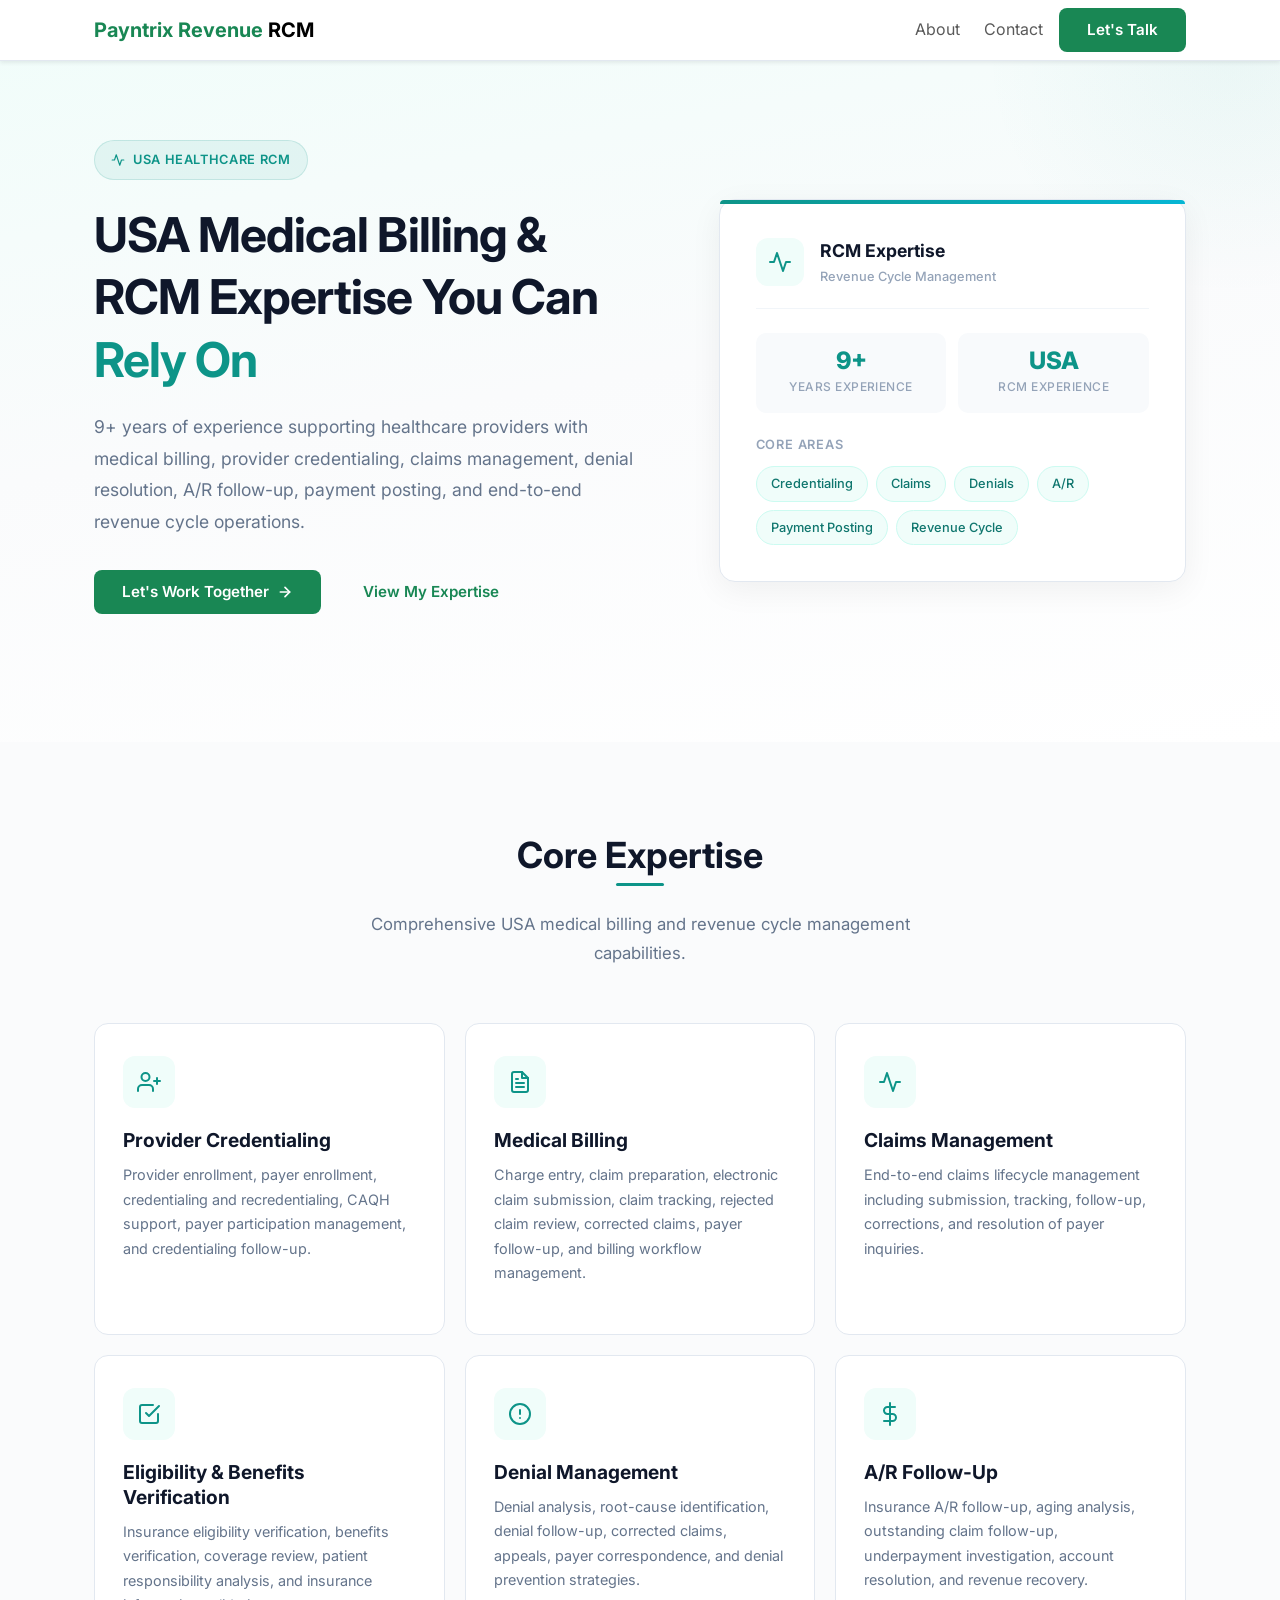
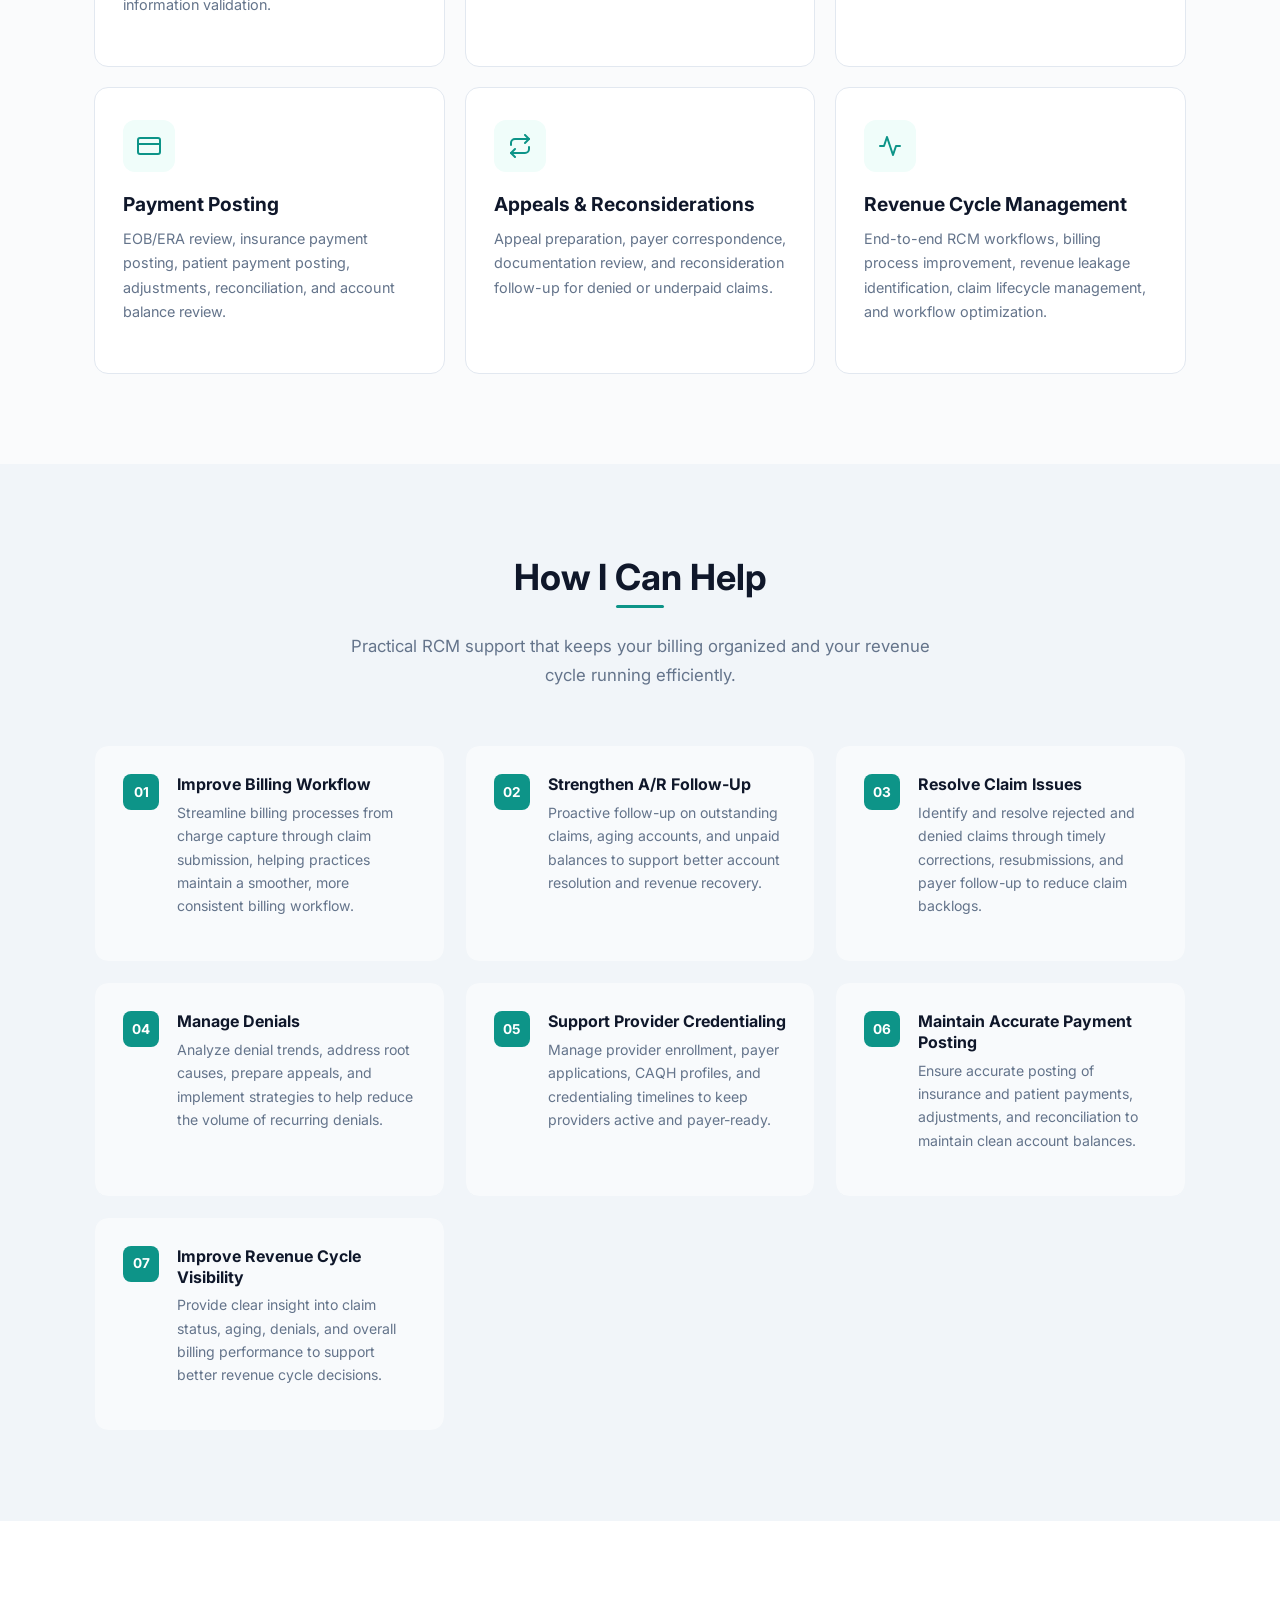
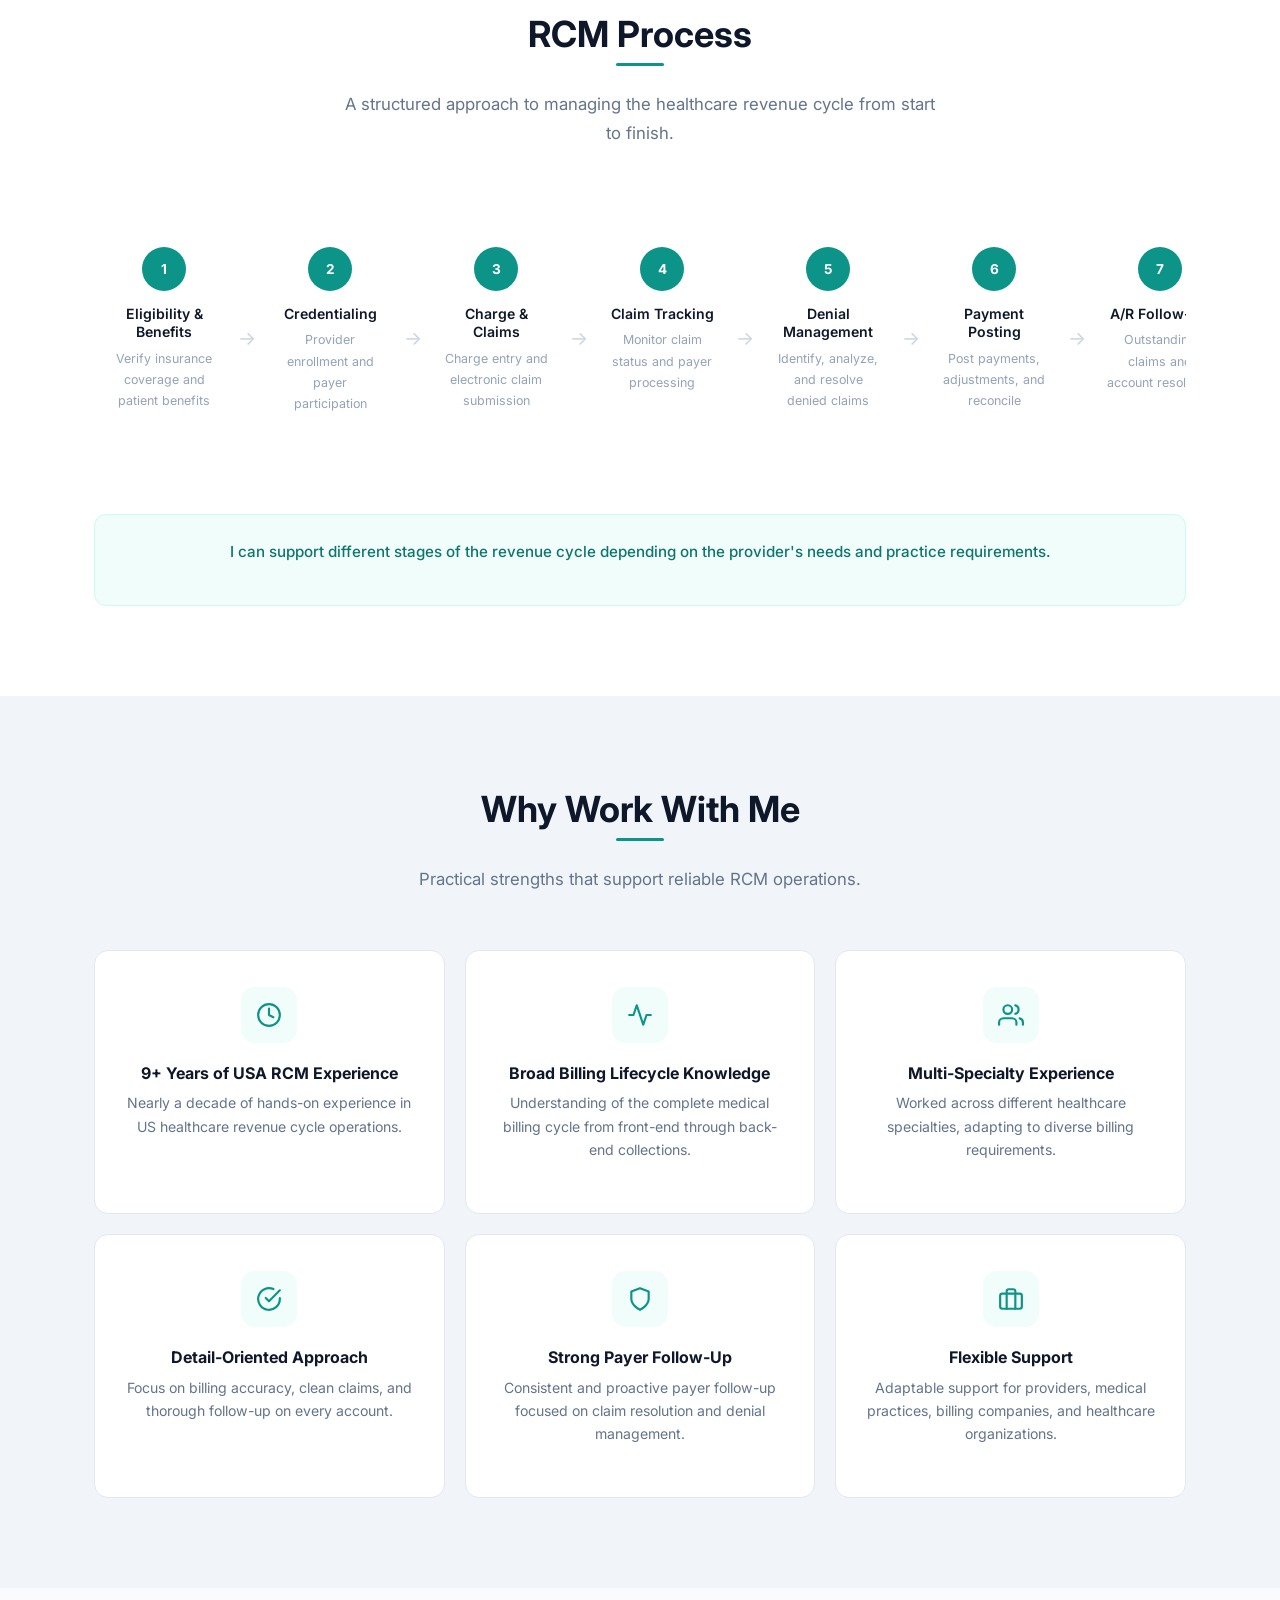
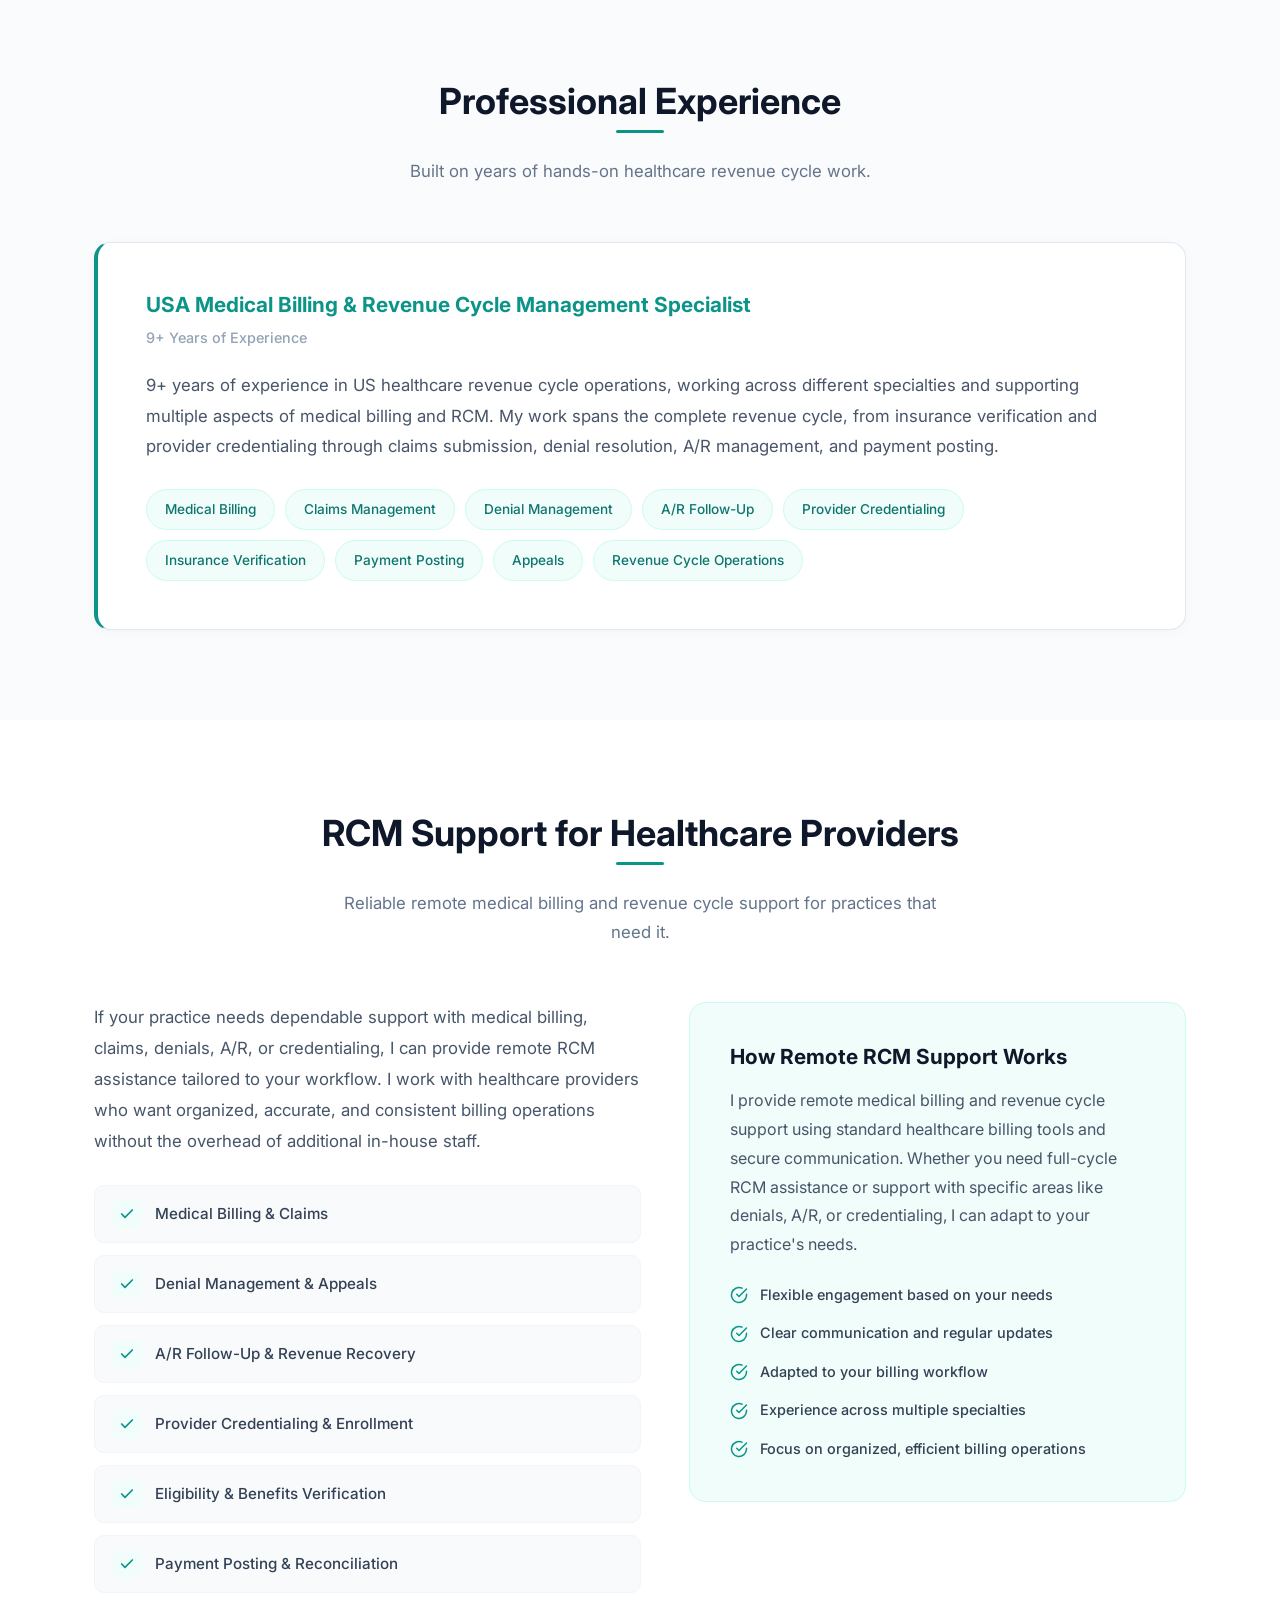
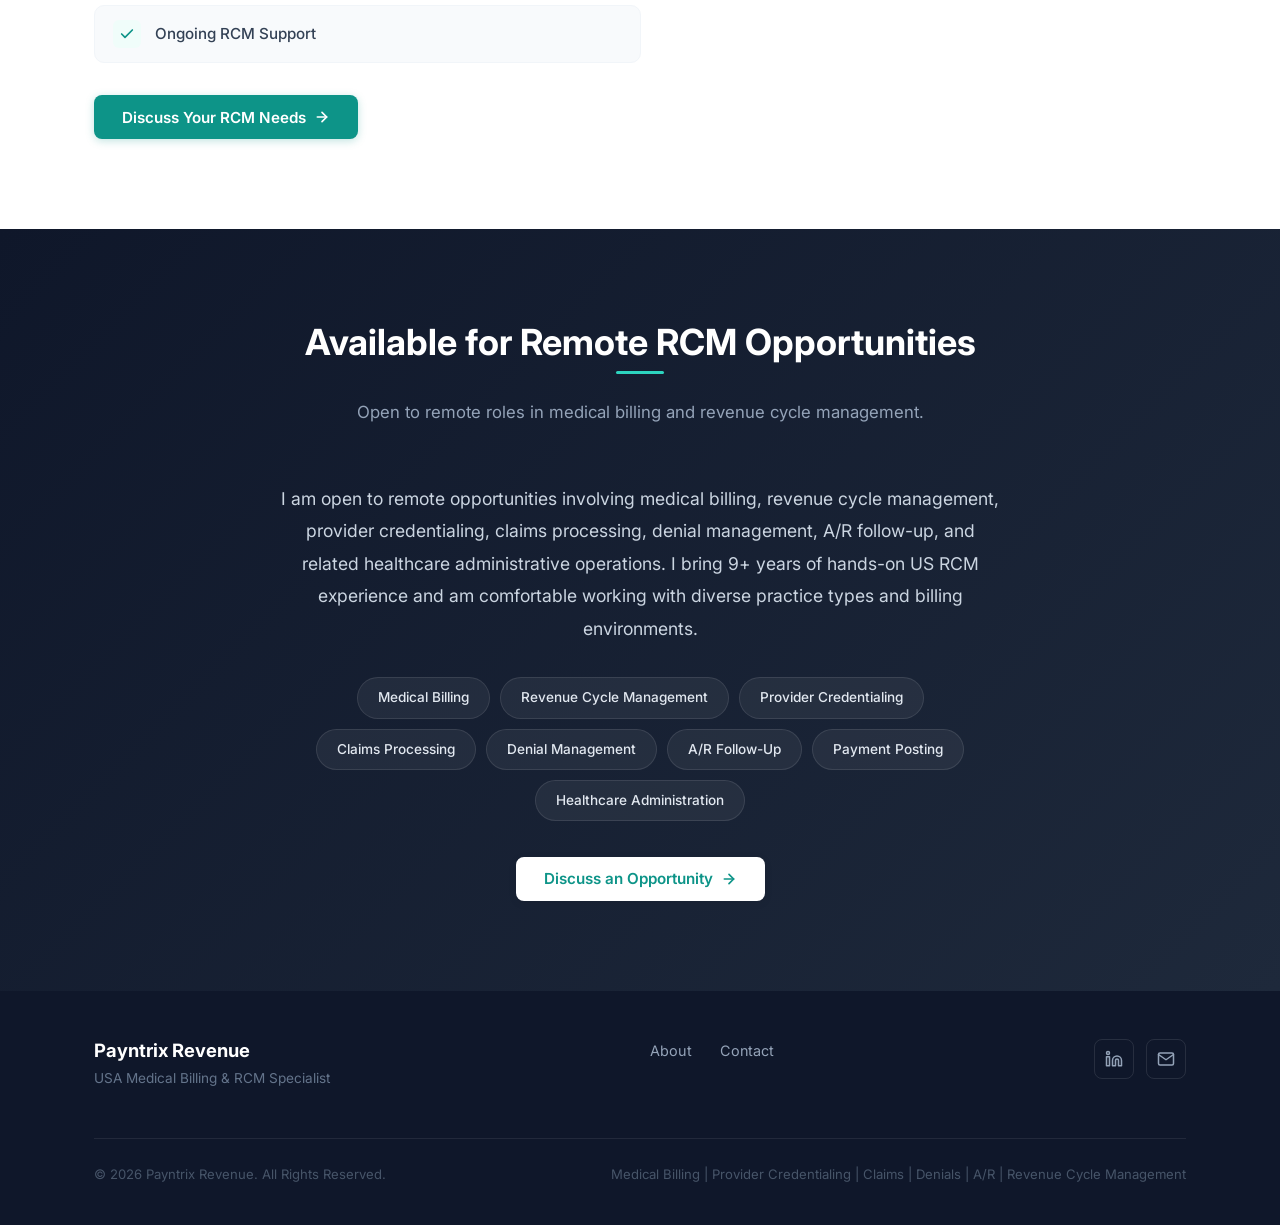
<file: index.html>
<!DOCTYPE html>
<html lang="en">
<head>
    <meta charset="UTF-8">
    <meta name="viewport" content="width=device-width, initial-scale=1.0">

    <title>USA Medical Billing & RCM Specialist | Provider Credentialing & Revenue Cycle Management</title>

    <meta name="description" content="Experienced USA Medical Billing & RCM Specialist with 9+ years of experience in provider credentialing, claims management, denial management, A/R follow-up, payment posting, and revenue cycle operations.">

    <meta name="keywords" content="USA Medical Billing, Medical Billing Specialist, Revenue Cycle Management, RCM Specialist, Provider Credentialing, Medical Claims, Denial Management, A/R Follow-Up, Healthcare Revenue Cycle, Medical Billing Services, Remote Medical Billing Specialist">

    <meta name="author" content="Payntrix Revenue">

    <!-- Open Graph -->
    <meta property="og:title" content="USA Medical Billing & RCM Specialist | Payntrix Revenue">
    <meta property="og:description" content="Experienced USA Medical Billing & RCM Specialist with 9+ years of experience in provider credentialing, claims management, denial management, A/R follow-up, and revenue cycle operations.">
    <meta property="og:type" content="website">
    <!-- Update-Required: Replace with your actual website URL -->
    <meta property="og:url" content="[REPLACE THIS - YOUR WEBSITE URL]">
    <!-- Update-Required: Replace with your actual OG image URL -->
    <meta property="og:image" content="[REPLACE THIS - YOUR OG IMAGE URL]">

    <!-- Favicon Placeholder -->
    <link rel="icon" type="image/svg+xml" href="data:image/svg+xml,%3Csvg xmlns='http://www.w3.org/2000/svg' viewBox='0 0 32 32'%3E%3Crect width='32' height='32' rx='6' fill='%230d9488'/%3E%3Ctext x='16' y='22' text-anchor='middle' fill='white' font-family='Arial' font-weight='bold' font-size='18'%3ER%3C/text%3E%3C/svg%3E">

    <!-- Google Fonts -->
    <link rel="preconnect" href="https://fonts.googleapis.com">
    <link rel="preconnect" href="https://fonts.gstatic.com" crossorigin>
    <link href="https://fonts.googleapis.com/css2?family=Inter:wght@400;500;600;700;800&display=swap" rel="stylesheet">

    <!-- Bootstrap CSS -->
    <link href="https://cdn.jsdelivr.net/npm/bootstrap@5.3.3/dist/css/bootstrap.min.css" rel="stylesheet">

    <!-- Stylesheet -->
    <link rel="stylesheet" href="styles.css">
</head>

<body>

<!-- ============================================
     NAVIGATION
     ============================================ -->
<nav class="navbar navbar-expand-lg navbar-light bg-white fixed-top shadow-sm" role="navigation" aria-label="Main navigation">
    <div class="container">
        <a href="index.html" class="navbar-brand fw-bold" aria-label="Home">
            <span class="text-success">Payntrix Revenue</span> RCM
        </a>

        <button class="navbar-toggler" type="button" data-bs-toggle="collapse" data-bs-target="#navLinks" aria-controls="navLinks" aria-expanded="false" aria-label="Toggle navigation menu">
            <span class="navbar-toggler-icon"></span>
        </button>

        <div class="collapse navbar-collapse justify-content-end" id="navLinks">
            <ul class="navbar-nav align-items-center gap-2">
                <li class="nav-item">
                    <a href="about.html" class="nav-link">About</a>
                </li>
                <li class="nav-item">
                    <a href="contact.html" class="nav-link">Contact</a>
                </li>
                <li class="nav-item">
                    <a href="contact.html" class="btn btn-success">Let's Talk</a>
                </li>
            </ul>
        </div>
    </div>
</nav>


<!-- ============================================
     HERO SECTION
     ============================================ -->
<section class="hero" id="hero">
    <div class="container">
        <div class="hero__grid">

            <!-- Left: Content -->
            <div>
                <div class="hero__badge">
                    <svg viewBox="0 0 24 24" fill="none" stroke="currentColor" stroke-width="2" stroke-linecap="round" stroke-linejoin="round"><path d="M22 12h-4l-3 9L9 3l-3 9H2"/></svg>
                    USA Healthcare RCM
                </div>

                <h1>USA Medical Billing &amp; RCM Expertise You Can <span>Rely On</span></h1>

                <p class="hero__subtitle">
                    9+ years of experience supporting healthcare providers with medical billing, provider credentialing, claims management, denial resolution, A/R follow-up, payment posting, and end-to-end revenue cycle operations.
                </p>

                <div class="hero__actions">
                    <a href="contact.html" class="btn btn-success">
                        Let's Work Together
                        <svg width="16" height="16" viewBox="0 0 24 24" fill="none" stroke="currentColor" stroke-width="2.5" stroke-linecap="round" stroke-linejoin="round"><line x1="5" y1="12" x2="19" y2="12"/><polyline points="12 5 19 12 12 19"/></svg>
                    </a>
                    <a href="#expertise" class="btn btn-outline-success">View My Expertise</a>
                </div>
            </div>

            <!-- Right: Expertise Card -->
            <div class="hero__card">
                <div class="hero__card-header">
                    <div class="hero__card-icon">
                        <svg viewBox="0 0 24 24" fill="none" stroke="currentColor" stroke-width="2" stroke-linecap="round" stroke-linejoin="round"><path d="M22 12h-4l-3 9L9 3l-3 9H2"/></svg>
                    </div>
                    <div>
                        <div class="hero__card-title">RCM Expertise</div>
                        <div class="hero__card-subtitle">Revenue Cycle Management</div>
                    </div>
                </div>

                <div class="hero__card-stats">
                    <div class="hero__stat">
                        <div class="hero__stat-value">9+</div>
                        <div class="hero__stat-label">Years Experience</div>
                    </div>
                    <div class="hero__stat">
                        <div class="hero__stat-value">USA</div>
                        <div class="hero__stat-label">RCM Experience</div>
                    </div>
                </div>

                <div class="hero__card-areas">
                    <h4>Core Areas</h4>
                    <div class="hero__tags">
                        <span class="hero__tag">Credentialing</span>
                        <span class="hero__tag">Claims</span>
                        <span class="hero__tag">Denials</span>
                        <span class="hero__tag">A/R</span>
                        <span class="hero__tag">Payment Posting</span>
                        <span class="hero__tag">Revenue Cycle</span>
                    </div>
                </div>
            </div>

        </div>
    </div>
</section>


<!-- ============================================
     CORE EXPERTISE
     ============================================ -->
<section class="section" id="expertise">
    <div class="container">
        <div class="section-header">
            <h2>Core Expertise</h2>
            <p>Comprehensive USA medical billing and revenue cycle management capabilities.</p>
        </div>

        <div class="expertise__grid">

            <div class="expertise__card">
                <div class="expertise__card-icon">
                    <svg viewBox="0 0 24 24" fill="none" stroke="currentColor" stroke-width="2" stroke-linecap="round" stroke-linejoin="round"><path d="M16 21v-2a4 4 0 0 0-4-4H5a4 4 0 0 0-4 4v2"/><circle cx="8.5" cy="7" r="4"/><line x1="20" y1="8" x2="20" y2="14"/><line x1="23" y1="11" x2="17" y2="11"/></svg>
                </div>
                <h3>Provider Credentialing</h3>
                <p>Provider enrollment, payer enrollment, credentialing and recredentialing, CAQH support, payer participation management, and credentialing follow-up.</p>
            </div>

            <div class="expertise__card">
                <div class="expertise__card-icon">
                    <svg viewBox="0 0 24 24" fill="none" stroke="currentColor" stroke-width="2" stroke-linecap="round" stroke-linejoin="round"><path d="M14 2H6a2 2 0 0 0-2 2v16a2 2 0 0 0 2 2h12a2 2 0 0 0 2-2V8z"/><polyline points="14 2 14 8 20 8"/><line x1="16" y1="13" x2="8" y2="13"/><line x1="16" y1="17" x2="8" y2="17"/><polyline points="10 9 9 9 8 9"/></svg>
                </div>
                <h3>Medical Billing</h3>
                <p>Charge entry, claim preparation, electronic claim submission, claim tracking, rejected claim review, corrected claims, payer follow-up, and billing workflow management.</p>
            </div>

            <div class="expertise__card">
                <div class="expertise__card-icon">
                    <svg viewBox="0 0 24 24" fill="none" stroke="currentColor" stroke-width="2" stroke-linecap="round" stroke-linejoin="round"><path d="M22 12h-4l-3 9L9 3l-3 9H2"/></svg>
                </div>
                <h3>Claims Management</h3>
                <p>End-to-end claims lifecycle management including submission, tracking, follow-up, corrections, and resolution of payer inquiries.</p>
            </div>

            <div class="expertise__card">
                <div class="expertise__card-icon">
                    <svg viewBox="0 0 24 24" fill="none" stroke="currentColor" stroke-width="2" stroke-linecap="round" stroke-linejoin="round"><path d="M9 11l3 3L22 4"/><path d="M21 12v7a2 2 0 0 1-2 2H5a2 2 0 0 1-2-2V5a2 2 0 0 1 2-2h11"/></svg>
                </div>
                <h3>Eligibility &amp; Benefits Verification</h3>
                <p>Insurance eligibility verification, benefits verification, coverage review, patient responsibility analysis, and insurance information validation.</p>
            </div>

            <div class="expertise__card">
                <div class="expertise__card-icon">
                    <svg viewBox="0 0 24 24" fill="none" stroke="currentColor" stroke-width="2" stroke-linecap="round" stroke-linejoin="round"><circle cx="12" cy="12" r="10"/><line x1="12" y1="8" x2="12" y2="12"/><line x1="12" y1="16" x2="12.01" y2="16"/></svg>
                </div>
                <h3>Denial Management</h3>
                <p>Denial analysis, root-cause identification, denial follow-up, corrected claims, appeals, payer correspondence, and denial prevention strategies.</p>
            </div>

            <div class="expertise__card">
                <div class="expertise__card-icon">
                    <svg viewBox="0 0 24 24" fill="none" stroke="currentColor" stroke-width="2" stroke-linecap="round" stroke-linejoin="round"><line x1="12" y1="1" x2="12" y2="23"/><path d="M17 5H9.5a3.5 3.5 0 0 0 0 7h5a3.5 3.5 0 0 1 0 7H6"/></svg>
                </div>
                <h3>A/R Follow-Up</h3>
                <p>Insurance A/R follow-up, aging analysis, outstanding claim follow-up, underpayment investigation, account resolution, and revenue recovery.</p>
            </div>

            <div class="expertise__card">
                <div class="expertise__card-icon">
                    <svg viewBox="0 0 24 24" fill="none" stroke="currentColor" stroke-width="2" stroke-linecap="round" stroke-linejoin="round"><rect x="1" y="4" width="22" height="16" rx="2" ry="2"/><line x1="1" y1="10" x2="23" y2="10"/></svg>
                </div>
                <h3>Payment Posting</h3>
                <p>EOB/ERA review, insurance payment posting, patient payment posting, adjustments, reconciliation, and account balance review.</p>
            </div>

            <div class="expertise__card">
                <div class="expertise__card-icon">
                    <svg viewBox="0 0 24 24" fill="none" stroke="currentColor" stroke-width="2" stroke-linecap="round" stroke-linejoin="round"><polyline points="17 1 21 5 17 9"/><path d="M3 11V9a4 4 0 0 1 4-4h14"/><polyline points="7 23 3 19 7 15"/><path d="M21 13v2a4 4 0 0 1-4 4H3"/></svg>
                </div>
                <h3>Appeals &amp; Reconsiderations</h3>
                <p>Appeal preparation, payer correspondence, documentation review, and reconsideration follow-up for denied or underpaid claims.</p>
            </div>

            <div class="expertise__card">
                <div class="expertise__card-icon">
                    <svg viewBox="0 0 24 24" fill="none" stroke="currentColor" stroke-width="2" stroke-linecap="round" stroke-linejoin="round"><polyline points="22 12 18 12 15 21 9 3 6 12 2 12"/></svg>
                </div>
                <h3>Revenue Cycle Management</h3>
                <p>End-to-end RCM workflows, billing process improvement, revenue leakage identification, claim lifecycle management, and workflow optimization.</p>
            </div>

        </div>
    </div>
</section>


<!-- ============================================
     HOW I CAN HELP
     ============================================ -->
<section class="section section--light" id="help">
    <div class="container">
        <div class="section-header">
            <h2>How I Can Help</h2>
            <p>Practical RCM support that keeps your billing organized and your revenue cycle running efficiently.</p>
        </div>

        <div class="help__grid">

            <div class="help__card">
                <div class="help__card-number">01</div>
                <div>
                    <h3>Improve Billing Workflow</h3>
                    <p>Streamline billing processes from charge capture through claim submission, helping practices maintain a smoother, more consistent billing workflow.</p>
                </div>
            </div>

            <div class="help__card">
                <div class="help__card-number">02</div>
                <div>
                    <h3>Strengthen A/R Follow-Up</h3>
                    <p>Proactive follow-up on outstanding claims, aging accounts, and unpaid balances to support better account resolution and revenue recovery.</p>
                </div>
            </div>

            <div class="help__card">
                <div class="help__card-number">03</div>
                <div>
                    <h3>Resolve Claim Issues</h3>
                    <p>Identify and resolve rejected and denied claims through timely corrections, resubmissions, and payer follow-up to reduce claim backlogs.</p>
                </div>
            </div>

            <div class="help__card">
                <div class="help__card-number">04</div>
                <div>
                    <h3>Manage Denials</h3>
                    <p>Analyze denial trends, address root causes, prepare appeals, and implement strategies to help reduce the volume of recurring denials.</p>
                </div>
            </div>

            <div class="help__card">
                <div class="help__card-number">05</div>
                <div>
                    <h3>Support Provider Credentialing</h3>
                    <p>Manage provider enrollment, payer applications, CAQH profiles, and credentialing timelines to keep providers active and payer-ready.</p>
                </div>
            </div>

            <div class="help__card">
                <div class="help__card-number">06</div>
                <div>
                    <h3>Maintain Accurate Payment Posting</h3>
                    <p>Ensure accurate posting of insurance and patient payments, adjustments, and reconciliation to maintain clean account balances.</p>
                </div>
            </div>

            <div class="help__card">
                <div class="help__card-number">07</div>
                <div>
                    <h3>Improve Revenue Cycle Visibility</h3>
                    <p>Provide clear insight into claim status, aging, denials, and overall billing performance to support better revenue cycle decisions.</p>
                </div>
            </div>

        </div>
    </div>
</section>


<!-- ============================================
     RCM PROCESS
     ============================================ -->
<section class="section section--alt" id="process">
    <div class="container">
        <div class="section-header">
            <h2>RCM Process</h2>
            <p>A structured approach to managing the healthcare revenue cycle from start to finish.</p>
        </div>

        <div class="process__flow">

            <div class="process__step">
                <div class="process__step-num">1</div>
                <h4>Eligibility &amp; Benefits</h4>
                <p>Verify insurance coverage and patient benefits</p>
            </div>

            <div class="process__arrow">&#8594;</div>

            <div class="process__step">
                <div class="process__step-num">2</div>
                <h4>Credentialing</h4>
                <p>Provider enrollment and payer participation</p>
            </div>

            <div class="process__arrow">&#8594;</div>

            <div class="process__step">
                <div class="process__step-num">3</div>
                <h4>Charge &amp; Claims</h4>
                <p>Charge entry and electronic claim submission</p>
            </div>

            <div class="process__arrow">&#8594;</div>

            <div class="process__step">
                <div class="process__step-num">4</div>
                <h4>Claim Tracking</h4>
                <p>Monitor claim status and payer processing</p>
            </div>

            <div class="process__arrow">&#8594;</div>

            <div class="process__step">
                <div class="process__step-num">5</div>
                <h4>Denial Management</h4>
                <p>Identify, analyze, and resolve denied claims</p>
            </div>

            <div class="process__arrow">&#8594;</div>

            <div class="process__step">
                <div class="process__step-num">6</div>
                <h4>Payment Posting</h4>
                <p>Post payments, adjustments, and reconcile</p>
            </div>

            <div class="process__arrow">&#8594;</div>

            <div class="process__step">
                <div class="process__step-num">7</div>
                <h4>A/R Follow-Up</h4>
                <p>Outstanding claims and account resolution</p>
            </div>

            <div class="process__arrow">&#8594;</div>

            <div class="process__step">
                <div class="process__step-num">8</div>
                <h4>Appeals</h4>
                <p>Prepare and manage appeal submissions</p>
            </div>

            <div class="process__arrow">&#8594;</div>

            <div class="process__step">
                <div class="process__step-num">9</div>
                <h4>Optimization</h4>
                <p>Revenue cycle improvement and workflow refinement</p>
            </div>

        </div>

        <div class="process__note">
            <p>I can support different stages of the revenue cycle depending on the provider's needs and practice requirements.</p>
        </div>
    </div>
</section>


<!-- ============================================
     WHY WORK WITH ME
     ============================================ -->
<section class="section section--light" id="why">
    <div class="container">
        <div class="section-header">
            <h2>Why Work With Me</h2>
            <p>Practical strengths that support reliable RCM operations.</p>
        </div>

        <div class="why__grid">

            <div class="why__card">
                <div class="why__card-icon">
                    <svg viewBox="0 0 24 24" fill="none" stroke="currentColor" stroke-width="2" stroke-linecap="round" stroke-linejoin="round"><circle cx="12" cy="12" r="10"/><polyline points="12 6 12 12 16 14"/></svg>
                </div>
                <h3>9+ Years of USA RCM Experience</h3>
                <p>Nearly a decade of hands-on experience in US healthcare revenue cycle operations.</p>
            </div>

            <div class="why__card">
                <div class="why__card-icon">
                    <svg viewBox="0 0 24 24" fill="none" stroke="currentColor" stroke-width="2" stroke-linecap="round" stroke-linejoin="round"><polyline points="22 12 18 12 15 21 9 3 6 12 2 12"/></svg>
                </div>
                <h3>Broad Billing Lifecycle Knowledge</h3>
                <p>Understanding of the complete medical billing cycle from front-end through back-end collections.</p>
            </div>

            <div class="why__card">
                <div class="why__card-icon">
                    <svg viewBox="0 0 24 24" fill="none" stroke="currentColor" stroke-width="2" stroke-linecap="round" stroke-linejoin="round"><path d="M17 21v-2a4 4 0 0 0-4-4H5a4 4 0 0 0-4 4v2"/><circle cx="9" cy="7" r="4"/><path d="M23 21v-2a4 4 0 0 0-3-3.87"/><path d="M16 3.13a4 4 0 0 1 0 7.75"/></svg>
                </div>
                <h3>Multi-Specialty Experience</h3>
                <p>Worked across different healthcare specialties, adapting to diverse billing requirements.</p>
            </div>

            <div class="why__card">
                <div class="why__card-icon">
                    <svg viewBox="0 0 24 24" fill="none" stroke="currentColor" stroke-width="2" stroke-linecap="round" stroke-linejoin="round"><path d="M22 11.08V12a10 10 0 1 1-5.93-9.14"/><polyline points="22 4 12 14.01 9 11.01"/></svg>
                </div>
                <h3>Detail-Oriented Approach</h3>
                <p>Focus on billing accuracy, clean claims, and thorough follow-up on every account.</p>
            </div>

            <div class="why__card">
                <div class="why__card-icon">
                    <svg viewBox="0 0 24 24" fill="none" stroke="currentColor" stroke-width="2" stroke-linecap="round" stroke-linejoin="round"><path d="M12 22s8-4 8-10V5l-8-3-8 3v7c0 6 8 10 8 10z"/></svg>
                </div>
                <h3>Strong Payer Follow-Up</h3>
                <p>Consistent and proactive payer follow-up focused on claim resolution and denial management.</p>
            </div>

            <div class="why__card">
                <div class="why__card-icon">
                    <svg viewBox="0 0 24 24" fill="none" stroke="currentColor" stroke-width="2" stroke-linecap="round" stroke-linejoin="round"><rect x="2" y="7" width="20" height="14" rx="2" ry="2"/><path d="M16 21V5a2 2 0 0 0-2-2h-4a2 2 0 0 0-2 2v16"/></svg>
                </div>
                <h3>Flexible Support</h3>
                <p>Adaptable support for providers, medical practices, billing companies, and healthcare organizations.</p>
            </div>

        </div>
    </div>
</section>


<!-- ============================================
     PROFESSIONAL EXPERIENCE
     ============================================ -->
<section class="section" id="experience">
    <div class="container">
        <div class="section-header">
            <h2>Professional Experience</h2>
            <p>Built on years of hands-on healthcare revenue cycle work.</p>
        </div>

        <div class="experience__card">
            <h3 class="experience__role">USA Medical Billing &amp; Revenue Cycle Management Specialist</h3>
            <p class="experience__duration">9+ Years of Experience</p>
            <p class="experience__desc">
                9+ years of experience in US healthcare revenue cycle operations, working across different specialties and supporting multiple aspects of medical billing and RCM. My work spans the complete revenue cycle, from insurance verification and provider credentialing through claims submission, denial resolution, A/R management, and payment posting.
            </p>
            <div class="experience__skills">
                <span class="experience__skill">Medical Billing</span>
                <span class="experience__skill">Claims Management</span>
                <span class="experience__skill">Denial Management</span>
                <span class="experience__skill">A/R Follow-Up</span>
                <span class="experience__skill">Provider Credentialing</span>
                <span class="experience__skill">Insurance Verification</span>
                <span class="experience__skill">Payment Posting</span>
                <span class="experience__skill">Appeals</span>
                <span class="experience__skill">Revenue Cycle Operations</span>
            </div>
        </div>
    </div>
</section>


<!-- ============================================
     SERVICES FOR HEALTHCARE PROVIDERS
     ============================================ -->
<section class="section section--alt" id="providers">
    <div class="container">
        <div class="section-header">
            <h2>RCM Support for Healthcare Providers</h2>
            <p>Reliable remote medical billing and revenue cycle support for practices that need it.</p>
        </div>

        <div class="providers__grid">
            <div>
                <p style="font-size: 1.05rem; line-height: 1.85; margin-bottom: 28px; color: #475569;">
                    If your practice needs dependable support with medical billing, claims, denials, A/R, or credentialing, I can provide remote RCM assistance tailored to your workflow. I work with healthcare providers who want organized, accurate, and consistent billing operations without the overhead of additional in-house staff.
                </p>

                <div class="providers__list">
                    <div class="providers__item">
                        <div class="providers__item-check">
                            <svg viewBox="0 0 24 24" fill="none" stroke="currentColor" stroke-width="2.5" stroke-linecap="round" stroke-linejoin="round"><polyline points="20 6 9 17 4 12"/></svg>
                        </div>
                        <span>Medical Billing &amp; Claims</span>
                    </div>
                    <div class="providers__item">
                        <div class="providers__item-check">
                            <svg viewBox="0 0 24 24" fill="none" stroke="currentColor" stroke-width="2.5" stroke-linecap="round" stroke-linejoin="round"><polyline points="20 6 9 17 4 12"/></svg>
                        </div>
                        <span>Denial Management &amp; Appeals</span>
                    </div>
                    <div class="providers__item">
                        <div class="providers__item-check">
                            <svg viewBox="0 0 24 24" fill="none" stroke="currentColor" stroke-width="2.5" stroke-linecap="round" stroke-linejoin="round"><polyline points="20 6 9 17 4 12"/></svg>
                        </div>
                        <span>A/R Follow-Up &amp; Revenue Recovery</span>
                    </div>
                    <div class="providers__item">
                        <div class="providers__item-check">
                            <svg viewBox="0 0 24 24" fill="none" stroke="currentColor" stroke-width="2.5" stroke-linecap="round" stroke-linejoin="round"><polyline points="20 6 9 17 4 12"/></svg>
                        </div>
                        <span>Provider Credentialing &amp; Enrollment</span>
                    </div>
                    <div class="providers__item">
                        <div class="providers__item-check">
                            <svg viewBox="0 0 24 24" fill="none" stroke="currentColor" stroke-width="2.5" stroke-linecap="round" stroke-linejoin="round"><polyline points="20 6 9 17 4 12"/></svg>
                        </div>
                        <span>Eligibility &amp; Benefits Verification</span>
                    </div>
                    <div class="providers__item">
                        <div class="providers__item-check">
                            <svg viewBox="0 0 24 24" fill="none" stroke="currentColor" stroke-width="2.5" stroke-linecap="round" stroke-linejoin="round"><polyline points="20 6 9 17 4 12"/></svg>
                        </div>
                        <span>Payment Posting &amp; Reconciliation</span>
                    </div>
                    <div class="providers__item">
                        <div class="providers__item-check">
                            <svg viewBox="0 0 24 24" fill="none" stroke="currentColor" stroke-width="2.5" stroke-linecap="round" stroke-linejoin="round"><polyline points="20 6 9 17 4 12"/></svg>
                        </div>
                        <span>Ongoing RCM Support</span>
                    </div>
                </div>

                <div class="providers__cta">
                    <a href="contact.html" class="btn btn--primary">
                        Discuss Your RCM Needs
                        <svg width="16" height="16" viewBox="0 0 24 24" fill="none" stroke="currentColor" stroke-width="2.5" stroke-linecap="round" stroke-linejoin="round"><line x1="5" y1="12" x2="19" y2="12"/><polyline points="12 5 19 12 12 19"/></svg>
                    </a>
                </div>
            </div>

            <div class="providers__info">
                <h3>How Remote RCM Support Works</h3>
                <p>
                    I provide remote medical billing and revenue cycle support using standard healthcare billing tools and secure communication. Whether you need full-cycle RCM assistance or support with specific areas like denials, A/R, or credentialing, I can adapt to your practice's needs.
                </p>
                <div class="providers__info-features">
                    <div class="providers__info-feature">
                        <svg viewBox="0 0 24 24" fill="none" stroke="currentColor" stroke-width="2" stroke-linecap="round" stroke-linejoin="round"><path d="M22 11.08V12a10 10 0 1 1-5.93-9.14"/><polyline points="22 4 12 14.01 9 11.01"/></svg>
                        Flexible engagement based on your needs
                    </div>
                    <div class="providers__info-feature">
                        <svg viewBox="0 0 24 24" fill="none" stroke="currentColor" stroke-width="2" stroke-linecap="round" stroke-linejoin="round"><path d="M22 11.08V12a10 10 0 1 1-5.93-9.14"/><polyline points="22 4 12 14.01 9 11.01"/></svg>
                        Clear communication and regular updates
                    </div>
                    <div class="providers__info-feature">
                        <svg viewBox="0 0 24 24" fill="none" stroke="currentColor" stroke-width="2" stroke-linecap="round" stroke-linejoin="round"><path d="M22 11.08V12a10 10 0 1 1-5.93-9.14"/><polyline points="22 4 12 14.01 9 11.01"/></svg>
                        Adapted to your billing workflow
                    </div>
                    <div class="providers__info-feature">
                        <svg viewBox="0 0 24 24" fill="none" stroke="currentColor" stroke-width="2" stroke-linecap="round" stroke-linejoin="round"><path d="M22 11.08V12a10 10 0 1 1-5.93-9.14"/><polyline points="22 4 12 14.01 9 11.01"/></svg>
                        Experience across multiple specialties
                    </div>
                    <div class="providers__info-feature">
                        <svg viewBox="0 0 24 24" fill="none" stroke="currentColor" stroke-width="2" stroke-linecap="round" stroke-linejoin="round"><path d="M22 11.08V12a10 10 0 1 1-5.93-9.14"/><polyline points="22 4 12 14.01 9 11.01"/></svg>
                        Focus on organized, efficient billing operations
                    </div>
                </div>
            </div>
        </div>
    </div>
</section>


<!-- ============================================
     REMOTE WORK OPPORTUNITIES
     ============================================ -->
<section class="section remote" id="remote">
    <div class="container">
        <div class="section-header">
            <h2>Available for Remote RCM Opportunities</h2>
            <p>Open to remote roles in medical billing and revenue cycle management.</p>
        </div>

        <div class="remote__content">
            <p>
                I am open to remote opportunities involving medical billing, revenue cycle management, provider credentialing, claims processing, denial management, A/R follow-up, and related healthcare administrative operations. I bring 9+ years of hands-on US RCM experience and am comfortable working with diverse practice types and billing environments.
            </p>

            <div class="remote__roles">
                <span class="remote__role">Medical Billing</span>
                <span class="remote__role">Revenue Cycle Management</span>
                <span class="remote__role">Provider Credentialing</span>
                <span class="remote__role">Claims Processing</span>
                <span class="remote__role">Denial Management</span>
                <span class="remote__role">A/R Follow-Up</span>
                <span class="remote__role">Payment Posting</span>
                <span class="remote__role">Healthcare Administration</span>
            </div>

            <a href="contact.html" class="btn btn--white">
                Discuss an Opportunity
                <svg width="16" height="16" viewBox="0 0 24 24" fill="none" stroke="currentColor" stroke-width="2.5" stroke-linecap="round" stroke-linejoin="round"><line x1="5" y1="12" x2="19" y2="12"/><polyline points="12 5 19 12 12 19"/></svg>
            </a>
        </div>
    </div>
</section>


<!-- ============================================
     FOOTER
     ============================================ -->
<footer class="footer">
    <div class="container">
        <div class="footer__top">
            <div class="footer__brand">
                <h3>Payntrix Revenue</h3>
                <p>USA Medical Billing &amp; RCM Specialist</p>
            </div>

            <div class="footer__links">
                <a href="about.html">About</a>
                <a href="contact.html">Contact</a>
            </div>

            <div class="footer__social">
                <!-- Update-Required: Replace with your actual LinkedIn URL -->
                <a href="[REPLACE THIS - YOUR LINKEDIN URL]" aria-label="LinkedIn" target="_blank" rel="noopener noreferrer">
                    <svg viewBox="0 0 24 24" fill="none" stroke="currentColor" stroke-width="2" stroke-linecap="round" stroke-linejoin="round"><path d="M16 8a6 6 0 0 1 6 6v7h-4v-7a2 2 0 0 0-2-2 2 2 0 0 0-2 2v7h-4v-7a6 6 0 0 1 6-6z"/><rect x="2" y="9" width="4" height="12"/><circle cx="4" cy="4" r="2"/></svg>
                </a>
                <!-- Update-Required: Replace with your actual email address -->
                <a href="mailto:[REPLACE THIS - YOUR EMAIL]" aria-label="Email">
                    <svg viewBox="0 0 24 24" fill="none" stroke="currentColor" stroke-width="2" stroke-linecap="round" stroke-linejoin="round"><path d="M4 4h16c1.1 0 2 .9 2 2v12c0 1.1-.9 2-2 2H4c-1.1 0-2-.9-2-2V6c0-1.1.9-2 2-2z"/><polyline points="22,6 12,13 2,6"/></svg>
                </a>
            </div>
        </div>

        <div class="footer__bottom">
            <p>&copy; 2026 Payntrix Revenue. All Rights Reserved.</p>
            <p class="footer__keywords">Medical Billing | Provider Credentialing | Claims | Denials | A/R | Revenue Cycle Management</p>
        </div>
    </div>
</footer>


<!-- ============================================
     JAVASCRIPT
     ============================================ -->
<script src="https://cdn.jsdelivr.net/npm/bootstrap@5.3.3/dist/js/bootstrap.bundle.min.js"></script>
<script>
    // --- Scroll animations ---
    var animateElements = document.querySelectorAll('.expertise__card, .help__card, .why__card, .process__step, .providers__item');

    var observer = new IntersectionObserver(function(entries) {
        entries.forEach(function(entry) {
            if (entry.isIntersecting) {
                entry.target.style.opacity = '1';
                entry.target.style.transform = 'translateY(0)';
                observer.unobserve(entry.target);
            }
        });
    }, { threshold: 0.1, rootMargin: '0px 0px -40px 0px' });

    animateElements.forEach(function(el, i) {
        el.style.opacity = '0';
        el.style.transform = 'translateY(20px)';
        el.style.transition = 'opacity 0.5s ease ' + (i % 6) * 0.08 + 's, transform 0.5s ease ' + (i % 6) * 0.08 + 's';
        observer.observe(el);
    });
</script>

</body>
</html>
</file>
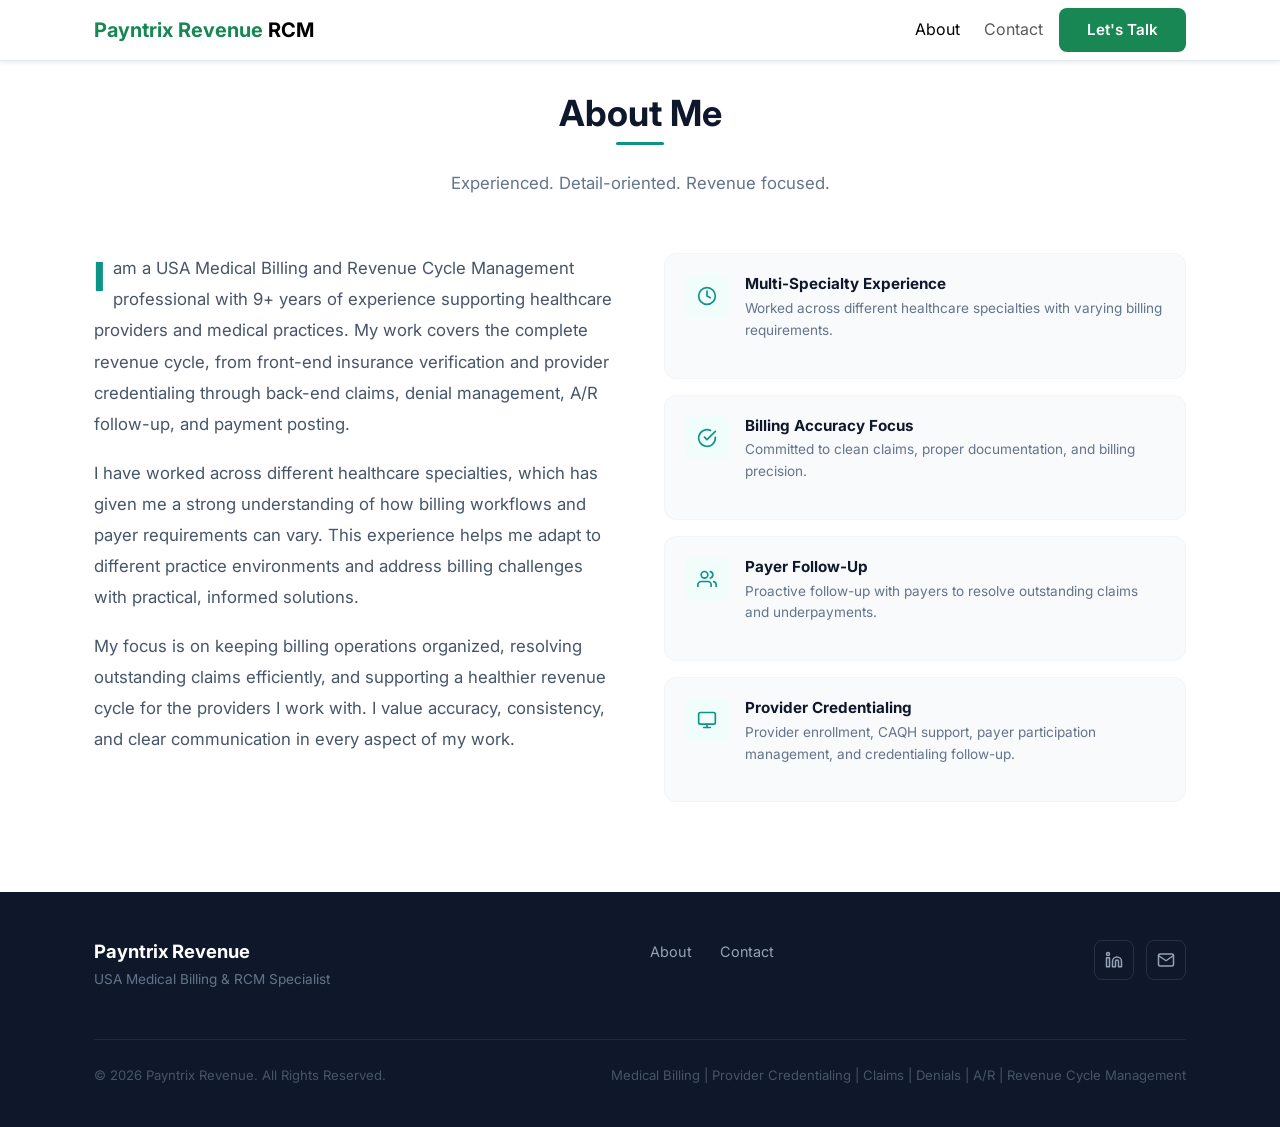
<file: about.html>
<!DOCTYPE html>
<html lang="en">
<head>
    <meta charset="UTF-8">
    <meta name="viewport" content="width=device-width, initial-scale=1.0">

    <title>About | USA Medical Billing & RCM Specialist</title>

    <meta name="description" content="Experienced USA Medical Billing & RCM Specialist with 9+ years of experience in provider credentialing, claims management, denial management, A/R follow-up, payment posting, and revenue cycle operations.">

    <meta name="keywords" content="USA Medical Billing, Medical Billing Specialist, Revenue Cycle Management, RCM Specialist, Provider Credentialing, Medical Claims, Denial Management, A/R Follow-Up, Healthcare Revenue Cycle, Medical Billing Services, Remote Medical Billing Specialist">

    <meta name="author" content="Payntrix Revenue">

    <!-- Open Graph -->
    <meta property="og:title" content="About | USA Medical Billing & RCM Specialist | Payntrix Revenue">
    <meta property="og:description" content="Experienced USA Medical Billing & RCM Specialist with 9+ years of experience in provider credentialing, claims management, denial management, A/R follow-up, and revenue cycle operations.">
    <meta property="og:type" content="website">
    <!-- Update-Required: Replace with your actual website URL -->
    <meta property="og:url" content="[REPLACE THIS - YOUR WEBSITE URL]/about.html">
    <!-- Update-Required: Replace with your actual OG image URL -->
    <meta property="og:image" content="[REPLACE THIS - YOUR OG IMAGE URL]">

    <!-- Favicon Placeholder -->
    <link rel="icon" type="image/svg+xml" href="data:image/svg+xml,%3Csvg xmlns='http://www.w3.org/2000/svg' viewBox='0 0 32 32'%3E%3Crect width='32' height='32' rx='6' fill='%230d9488'/%3E%3Ctext x='16' y='22' text-anchor='middle' fill='white' font-family='Arial' font-weight='bold' font-size='18'%3ER%3C/text%3E%3C/svg%3E">

    <!-- Google Fonts -->
    <link rel="preconnect" href="https://fonts.googleapis.com">
    <link rel="preconnect" href="https://fonts.gstatic.com" crossorigin>
    <link href="https://fonts.googleapis.com/css2?family=Inter:wght@400;500;600;700;800&display=swap" rel="stylesheet">

    <!-- Bootstrap CSS -->
    <link href="https://cdn.jsdelivr.net/npm/bootstrap@5.3.3/dist/css/bootstrap.min.css" rel="stylesheet">

    <!-- Stylesheet -->
    <link rel="stylesheet" href="styles.css">
</head>

<body>

<!-- ============================================
     NAVIGATION
     ============================================ -->
<nav class="navbar navbar-expand-lg navbar-light bg-white fixed-top shadow-sm" role="navigation" aria-label="Main navigation">
    <div class="container">
        <a href="index.html" class="navbar-brand fw-bold" aria-label="Home">
            <span class="text-success">Payntrix Revenue</span> RCM
        </a>

        <button class="navbar-toggler" type="button" data-bs-toggle="collapse" data-bs-target="#navLinks" aria-controls="navLinks" aria-expanded="false" aria-label="Toggle navigation menu">
            <span class="navbar-toggler-icon"></span>
        </button>

        <div class="collapse navbar-collapse justify-content-end" id="navLinks">
            <ul class="navbar-nav align-items-center gap-2">
                <li class="nav-item">
                    <a href="about.html" class="nav-link active" aria-current="page">About</a>
                </li>
                <li class="nav-item">
                    <a href="contact.html" class="nav-link">Contact</a>
                </li>
                <li class="nav-item">
                    <a href="contact.html" class="btn btn-success">Let's Talk</a>
                </li>
            </ul>
        </div>
    </div>
</nav>


<!-- ============================================
     ABOUT ME
     ============================================ -->
<section class="section section--alt" id="about">
    <div class="container">
        <div class="section-header">
            <h2>About Me</h2>
            <p>Experienced. Detail-oriented. Revenue focused.</p>
        </div>

        <div class="about__grid">
            <div class="about__content">
                <p>
                    I am a USA Medical Billing and Revenue Cycle Management professional with 9+ years of experience supporting healthcare providers and medical practices. My work covers the complete revenue cycle, from front-end insurance verification and provider credentialing through back-end claims, denial management, A/R follow-up, and payment posting.
                </p>
                <p>
                    I have worked across different healthcare specialties, which has given me a strong understanding of how billing workflows and payer requirements can vary. This experience helps me adapt to different practice environments and address billing challenges with practical, informed solutions.
                </p>
                <p>
                    My focus is on keeping billing operations organized, resolving outstanding claims efficiently, and supporting a healthier revenue cycle for the providers I work with. I value accuracy, consistency, and clear communication in every aspect of my work.
                </p>
            </div>

            <div class="about__highlights">
                <div class="about__highlight">
                    <div class="about__highlight-icon">
                        <svg viewBox="0 0 24 24" fill="none" stroke="currentColor" stroke-width="2" stroke-linecap="round" stroke-linejoin="round"><circle cx="12" cy="12" r="10"/><path d="M12 6v6l4 2"/></svg>
                    </div>
                    <div>
                        <h4>Multi-Specialty Experience</h4>
                        <p>Worked across different healthcare specialties with varying billing requirements.</p>
                    </div>
                </div>

                <div class="about__highlight">
                    <div class="about__highlight-icon">
                        <svg viewBox="0 0 24 24" fill="none" stroke="currentColor" stroke-width="2" stroke-linecap="round" stroke-linejoin="round"><path d="M22 11.08V12a10 10 0 1 1-5.93-9.14"/><polyline points="22 4 12 14.01 9 11.01"/></svg>
                    </div>
                    <div>
                        <h4>Billing Accuracy Focus</h4>
                        <p>Committed to clean claims, proper documentation, and billing precision.</p>
                    </div>
                </div>

                <div class="about__highlight">
                    <div class="about__highlight-icon">
                        <svg viewBox="0 0 24 24" fill="none" stroke="currentColor" stroke-width="2" stroke-linecap="round" stroke-linejoin="round"><path d="M17 21v-2a4 4 0 0 0-4-4H5a4 4 0 0 0-4 4v2"/><circle cx="9" cy="7" r="4"/><path d="M23 21v-2a4 4 0 0 0-3-3.87"/><path d="M16 3.13a4 4 0 0 1 0 7.75"/></svg>
                    </div>
                    <div>
                        <h4>Payer Follow-Up</h4>
                        <p>Proactive follow-up with payers to resolve outstanding claims and underpayments.</p>
                    </div>
                </div>

                <div class="about__highlight">
                    <div class="about__highlight-icon">
                        <svg viewBox="0 0 24 24" fill="none" stroke="currentColor" stroke-width="2" stroke-linecap="round" stroke-linejoin="round"><rect x="2" y="3" width="20" height="14" rx="2" ry="2"/><line x1="8" y1="21" x2="16" y2="21"/><line x1="12" y1="17" x2="12" y2="21"/></svg>
                    </div>
                    <div>
                        <h4>Provider Credentialing</h4>
                        <p>Provider enrollment, CAQH support, payer participation management, and credentialing follow-up.</p>
                    </div>
                </div>
            </div>
        </div>
    </div>
</section>


<!-- ============================================
     FOOTER
     ============================================ -->
<footer class="footer">
    <div class="container">
        <div class="footer__top">
            <div class="footer__brand">
                <h3>Payntrix Revenue</h3>
                <p>USA Medical Billing &amp; RCM Specialist</p>
            </div>

            <div class="footer__links">
                <a href="about.html">About</a>
                <a href="contact.html">Contact</a>
            </div>

            <div class="footer__social">
                <!-- Update-Required: Replace with your actual LinkedIn URL -->
                <a href="[REPLACE THIS - YOUR LINKEDIN URL]" aria-label="LinkedIn" target="_blank" rel="noopener noreferrer">
                    <svg viewBox="0 0 24 24" fill="none" stroke="currentColor" stroke-width="2" stroke-linecap="round" stroke-linejoin="round"><path d="M16 8a6 6 0 0 1 6 6v7h-4v-7a2 2 0 0 0-2-2 2 2 0 0 0-2 2v7h-4v-7a6 6 0 0 1 6-6z"/><rect x="2" y="9" width="4" height="12"/><circle cx="4" cy="4" r="2"/></svg>
                </a>
                <!-- Update-Required: Replace with your actual email address -->
                <a href="mailto:[REPLACE THIS - YOUR EMAIL]" aria-label="Email">
                    <svg viewBox="0 0 24 24" fill="none" stroke="currentColor" stroke-width="2" stroke-linecap="round" stroke-linejoin="round"><path d="M4 4h16c1.1 0 2 .9 2 2v12c0 1.1-.9 2-2 2H4c-1.1 0-2-.9-2-2V6c0-1.1.9-2 2-2z"/><polyline points="22,6 12,13 2,6"/></svg>
                </a>
            </div>
        </div>

        <div class="footer__bottom">
            <p>&copy; 2026 Payntrix Revenue. All Rights Reserved.</p>
            <p class="footer__keywords">Medical Billing | Provider Credentialing | Claims | Denials | A/R | Revenue Cycle Management</p>
        </div>
    </div>
</footer>


<!-- ============================================
     JAVASCRIPT
     ============================================ -->
<script src="https://cdn.jsdelivr.net/npm/bootstrap@5.3.3/dist/js/bootstrap.bundle.min.js"></script>
<script>
    // --- Scroll animations ---
    var animateElements = document.querySelectorAll('.about__highlight');

    var observer = new IntersectionObserver(function(entries) {
        entries.forEach(function(entry) {
            if (entry.isIntersecting) {
                entry.target.style.opacity = '1';
                entry.target.style.transform = 'translateY(0)';
                observer.unobserve(entry.target);
            }
        });
    }, { threshold: 0.1, rootMargin: '0px 0px -40px 0px' });

    animateElements.forEach(function(el, i) {
        el.style.opacity = '0';
        el.style.transform = 'translateY(20px)';
        el.style.transition = 'opacity 0.5s ease ' + (i % 6) * 0.08 + 's, transform 0.5s ease ' + (i % 6) * 0.08 + 's';
        observer.observe(el);
    });
</script>

</body>
</html>
</file>
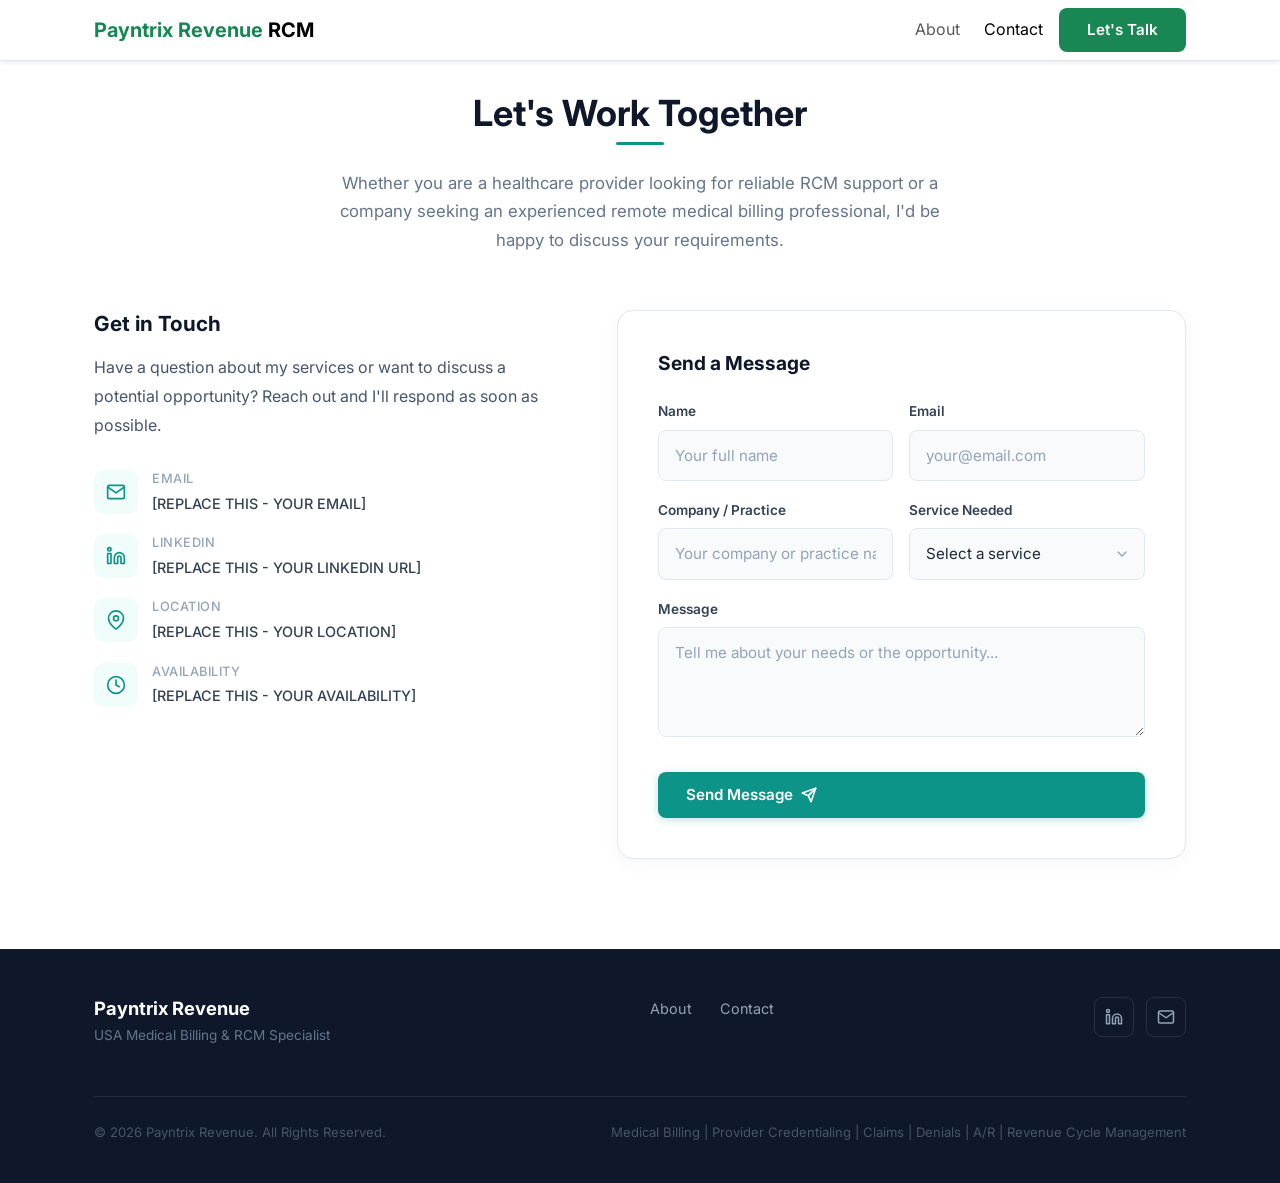
<file: contact.html>
<!DOCTYPE html>
<html lang="en">
<head>
    <meta charset="UTF-8">
    <meta name="viewport" content="width=device-width, initial-scale=1.0">

    <title>Contact | USA Medical Billing & RCM Specialist</title>

    <meta name="description" content="Get in touch with an experienced USA Medical Billing & RCM Specialist. Contact me for medical billing, claims management, denial management, A/R follow-up, and provider credentialing services.">

    <meta name="keywords" content="USA Medical Billing, Medical Billing Specialist, Revenue Cycle Management, RCM Specialist, Provider Credentialing, Medical Claims, Denial Management, A/R Follow-Up, Healthcare Revenue Cycle, Medical Billing Services, Remote Medical Billing Specialist">

    <meta name="author" content="Payntrix Revenue">

    <!-- Open Graph -->
    <meta property="og:title" content="Contact | USA Medical Billing & RCM Specialist | Payntrix Revenue">
    <meta property="og:description" content="Get in touch for medical billing, claims management, denial management, A/R follow-up, and provider credentialing services.">
    <meta property="og:type" content="website">
    <!-- Update-Required: Replace with your actual website URL -->
    <meta property="og:url" content="[REPLACE THIS - YOUR WEBSITE URL]/contact.html">
    <!-- Update-Required: Replace with your actual OG image URL -->
    <meta property="og:image" content="[REPLACE THIS - YOUR OG IMAGE URL]">

    <!-- Favicon Placeholder -->
    <link rel="icon" type="image/svg+xml" href="data:image/svg+xml,%3Csvg xmlns='http://www.w3.org/2000/svg' viewBox='0 0 32 32'%3E%3Crect width='32' height='32' rx='6' fill='%230d9488'/%3E%3Ctext x='16' y='22' text-anchor='middle' fill='white' font-family='Arial' font-weight='bold' font-size='18'%3ER%3C/text%3E%3C/svg%3E">

    <!-- Google Fonts -->
    <link rel="preconnect" href="https://fonts.googleapis.com">
    <link rel="preconnect" href="https://fonts.gstatic.com" crossorigin>
    <link href="https://fonts.googleapis.com/css2?family=Inter:wght@400;500;600;700;800&display=swap" rel="stylesheet">

    <!-- Bootstrap CSS -->
    <link href="https://cdn.jsdelivr.net/npm/bootstrap@5.3.3/dist/css/bootstrap.min.css" rel="stylesheet">

    <!-- Stylesheet -->
    <link rel="stylesheet" href="styles.css">
</head>

<body>

<!-- ============================================
     NAVIGATION
     ============================================ -->
<nav class="navbar navbar-expand-lg navbar-light bg-white fixed-top shadow-sm" role="navigation" aria-label="Main navigation">
    <div class="container">
        <a href="index.html" class="navbar-brand fw-bold" aria-label="Home">
            <span class="text-success">Payntrix Revenue</span> RCM
        </a>

        <button class="navbar-toggler" type="button" data-bs-toggle="collapse" data-bs-target="#navLinks" aria-controls="navLinks" aria-expanded="false" aria-label="Toggle navigation menu">
            <span class="navbar-toggler-icon"></span>
        </button>

        <div class="collapse navbar-collapse justify-content-end" id="navLinks">
            <ul class="navbar-nav align-items-center gap-2">
                <li class="nav-item">
                    <a href="about.html" class="nav-link">About</a>
                </li>
                <li class="nav-item">
                    <a href="contact.html" class="nav-link active" aria-current="page">Contact</a>
                </li>
                <li class="nav-item">
                    <a href="contact.html" class="btn btn-success">Let's Talk</a>
                </li>
            </ul>
        </div>
    </div>
</nav>


<!-- ============================================
     CONTACT SECTION
     ============================================ -->
<section class="section section--alt" id="contact">
    <div class="container">
        <div class="section-header">
            <h2>Let's Work Together</h2>
            <p>Whether you are a healthcare provider looking for reliable RCM support or a company seeking an experienced remote medical billing professional, I'd be happy to discuss your requirements.</p>
        </div>

        <div class="contact__grid">

            <div class="contact__info">
                <h3>Get in Touch</h3>
                <p>
                    Have a question about my services or want to discuss a potential opportunity? Reach out and I'll respond as soon as possible.
                </p>

                <div class="contact__details">
                    <div class="contact__detail">
                        <div class="contact__detail-icon">
                            <svg viewBox="0 0 24 24" fill="none" stroke="currentColor" stroke-width="2" stroke-linecap="round" stroke-linejoin="round"><path d="M4 4h16c1.1 0 2 .9 2 2v12c0 1.1-.9 2-2 2H4c-1.1 0-2-.9-2-2V6c0-1.1.9-2 2-2z"/><polyline points="22,6 12,13 2,6"/></svg>
                        </div>
                        <div class="contact__detail-text">
                            <div class="contact__detail-label">Email</div>
                            <!-- Update-Required: Replace with your actual email address -->
                            <div class="contact__detail-value">[REPLACE THIS - YOUR EMAIL]</div>
                        </div>
                    </div>

                    <div class="contact__detail">
                        <div class="contact__detail-icon">
                            <svg viewBox="0 0 24 24" fill="none" stroke="currentColor" stroke-width="2" stroke-linecap="round" stroke-linejoin="round"><path d="M16 8a6 6 0 0 1 6 6v7h-4v-7a2 2 0 0 0-2-2 2 2 0 0 0-2 2v7h-4v-7a6 6 0 0 1 6-6z"/><rect x="2" y="9" width="4" height="12"/><circle cx="4" cy="4" r="2"/></svg>
                        </div>
                        <div class="contact__detail-text">
                            <div class="contact__detail-label">LinkedIn</div>
                            <!-- Update-Required: Replace with your actual LinkedIn URL -->
                            <div class="contact__detail-value">[REPLACE THIS - YOUR LINKEDIN URL]</div>
                        </div>
                    </div>

                    <div class="contact__detail">
                        <div class="contact__detail-icon">
                            <svg viewBox="0 0 24 24" fill="none" stroke="currentColor" stroke-width="2" stroke-linecap="round" stroke-linejoin="round"><path d="M21 10c0 7-9 13-9 13s-9-6-9-13a9 9 0 0 1 18 0z"/><circle cx="12" cy="10" r="3"/></svg>
                        </div>
                        <div class="contact__detail-text">
                            <div class="contact__detail-label">Location</div>
                            <!-- Update-Required: Replace with your actual location -->
                            <div class="contact__detail-value">[REPLACE THIS - YOUR LOCATION]</div>
                        </div>
                    </div>

                    <div class="contact__detail">
                        <div class="contact__detail-icon">
                            <svg viewBox="0 0 24 24" fill="none" stroke="currentColor" stroke-width="2" stroke-linecap="round" stroke-linejoin="round"><circle cx="12" cy="12" r="10"/><polyline points="12 6 12 12 16 14"/></svg>
                        </div>
                        <div class="contact__detail-text">
                            <div class="contact__detail-label">Availability</div>
                            <!-- Update-Required: Replace with your actual availability -->
                            <div class="contact__detail-value">[REPLACE THIS - YOUR AVAILABILITY]</div>
                        </div>
                    </div>
                </div>
            </div>

            <form class="contact__form" id="contactForm" onsubmit="handleSubmit(event)">
                <h3>Send a Message</h3>

                <div class="form__row">
                    <div class="form__group">
                        <label for="name">Name</label>
                        <input type="text" id="name" name="name" placeholder="Your full name" required>
                    </div>
                    <div class="form__group">
                        <label for="email">Email</label>
                        <input type="email" id="email" name="email" placeholder="your@email.com" required>
                    </div>
                </div>

                <div class="form__row">
                    <div class="form__group">
                        <label for="company">Company / Practice</label>
                        <input type="text" id="company" name="company" placeholder="Your company or practice name">
                    </div>
                    <div class="form__group">
                        <label for="service">Service Needed</label>
                        <select id="service" name="service">
                            <option value="">Select a service</option>
                            <option value="medical-billing">Medical Billing</option>
                            <option value="claims-management">Claims Management</option>
                            <option value="denial-management">Denial Management</option>
                            <option value="ar-followup">A/R Follow-Up</option>
                            <option value="credentialing">Provider Credentialing</option>
                            <option value="eligibility">Eligibility Verification</option>
                            <option value="payment-posting">Payment Posting</option>
                            <option value="appeals">Appeals</option>
                            <option value="full-rcm">Full RCM Support</option>
                            <option value="employment">Employment Opportunity</option>
                            <option value="other">Other</option>
                        </select>
                    </div>
                </div>

                <div class="form__group">
                    <label for="message">Message</label>
                    <textarea id="message" name="message" placeholder="Tell me about your needs or the opportunity..." required></textarea>
                </div>

                <button type="submit" class="btn btn--primary form__submit">
                    Send Message
                    <svg width="16" height="16" viewBox="0 0 24 24" fill="none" stroke="currentColor" stroke-width="2.5" stroke-linecap="round" stroke-linejoin="round"><line x1="22" y1="2" x2="11" y2="13"/><polygon points="22 2 15 22 11 13 2 9 22 2"/></svg>
                </button>
            </form>

        </div>
    </div>
</section>


<!-- ============================================
     FOOTER
     ============================================ -->
<footer class="footer">
    <div class="container">
        <div class="footer__top">
            <div class="footer__brand">
                <h3>Payntrix Revenue</h3>
                <p>USA Medical Billing &amp; RCM Specialist</p>
            </div>

            <div class="footer__links">
                <a href="about.html">About</a>
                <a href="contact.html">Contact</a>
            </div>

            <div class="footer__social">
                <!-- Update-Required: Replace with your actual LinkedIn URL -->
                <a href="[REPLACE THIS - YOUR LINKEDIN URL]" aria-label="LinkedIn" target="_blank" rel="noopener noreferrer">
                    <svg viewBox="0 0 24 24" fill="none" stroke="currentColor" stroke-width="2" stroke-linecap="round" stroke-linejoin="round"><path d="M16 8a6 6 0 0 1 6 6v7h-4v-7a2 2 0 0 0-2-2 2 2 0 0 0-2 2v7h-4v-7a6 6 0 0 1 6-6z"/><rect x="2" y="9" width="4" height="12"/><circle cx="4" cy="4" r="2"/></svg>
                </a>
                <!-- Update-Required: Replace with your actual email address -->
                <a href="mailto:[REPLACE THIS - YOUR EMAIL]" aria-label="Email">
                    <svg viewBox="0 0 24 24" fill="none" stroke="currentColor" stroke-width="2" stroke-linecap="round" stroke-linejoin="round"><path d="M4 4h16c1.1 0 2 .9 2 2v12c0 1.1-.9 2-2 2H4c-1.1 0-2-.9-2-2V6c0-1.1.9-2 2-2z"/><polyline points="22,6 12,13 2,6"/></svg>
                </a>
            </div>
        </div>

        <div class="footer__bottom">
            <p>&copy; 2026 Payntrix Revenue. All Rights Reserved.</p>
            <p class="footer__keywords">Medical Billing | Provider Credentialing | Claims | Denials | A/R | Revenue Cycle Management</p>
        </div>
    </div>
</footer>


<!-- ============================================
     JAVASCRIPT
     ============================================ -->
<script src="https://cdn.jsdelivr.net/npm/bootstrap@5.3.3/dist/js/bootstrap.bundle.min.js"></script>
<script>
    // --- Contact Form ---
    function handleSubmit(e) {
        e.preventDefault();
        var form = e.target;
        var name = form.querySelector('#name').value;
        alert('Thank you, ' + name + '! Your message has been received. I will get back to you shortly.');
        form.reset();
    }
</script>

</body>
</html>
</file>
<file: styles.css>
/* ============================================
   USA Medical Billing & RCM Specialist
   Professional Portfolio Stylesheet
   ============================================ */

/* --- Reset & Base --- */
*,
*::before,
*::after {
  margin: 0;
  padding: 0;
  box-sizing: border-box;
}

html {
  scroll-behavior: smooth;
  scroll-padding-top: 80px;
}

body {
  font-family: 'Inter', -apple-system, BlinkMacSystemFont, 'Segoe UI', Roboto, Oxygen, Ubuntu, sans-serif;
  background: #fafbfc;
  color: #1e293b;
  line-height: 1.7;
  -webkit-font-smoothing: antialiased;
  -moz-osx-font-smoothing: grayscale;
}

img {
  max-width: 100%;
  display: block;
}

a {
  color: inherit;
  text-decoration: none;
}

ul {
  list-style: none;
}

/* --- Typography --- */
h1, h2, h3, h4 {
  color: #0f172a;
  line-height: 1.3;
  font-weight: 700;
}

h1 {
  font-size: clamp(2rem, 4vw, 3rem);
}

h2 {
  font-size: clamp(1.5rem, 3vw, 2.25rem);
}

h3 {
  font-size: clamp(1.05rem, 2vw, 1.2rem);
}

p {
  color: #475569;
  font-size: 1rem;
}

/* --- Layout --- */
.container {
  max-width: 1140px;
  margin: 0 auto;
  padding: 0 24px;
}

.section {
  padding: 90px 0;
}

.section--alt {
  background: #ffffff;
}

.section--light {
  background: #f1f5f9;
}

.section-header {
  text-align: center;
  margin-bottom: 56px;
}

.section-header h2 {
  margin-bottom: 12px;
  position: relative;
  display: inline-block;
}

.section-header h2::after {
  content: '';
  position: absolute;
  bottom: -8px;
  left: 50%;
  transform: translateX(-50%);
  width: 48px;
  height: 3px;
  background: #0d9488;
  border-radius: 2px;
}

.section-header p {
  max-width: 600px;
  margin: 20px auto 0;
  font-size: 1.05rem;
  color: #64748b;
}

/* --- Buttons --- */
.btn {
  display: inline-flex;
  align-items: center;
  gap: 8px;
  padding: 14px 28px;
  border-radius: 8px;
  font-weight: 600;
  font-size: 0.95rem;
  border: none;
  cursor: pointer;
  transition: all 0.25s ease;
  text-decoration: none;
  line-height: 1;
}

.btn:focus-visible {
  outline: 3px solid #0d9488;
  outline-offset: 2px;
}

.btn--primary {
  background: #0d9488;
  color: #ffffff;
  box-shadow: 0 2px 8px rgba(13, 148, 136, 0.25);
}

.btn--primary:hover {
  background: #0f766e;
  box-shadow: 0 4px 16px rgba(13, 148, 136, 0.35);
  transform: translateY(-1px);
}

.btn--outline {
  background: transparent;
  color: #0d9488;
  border: 2px solid #0d9488;
}

.btn--outline:hover {
  background: #0d9488;
  color: #ffffff;
  transform: translateY(-1px);
}

.btn--white {
  background: #ffffff;
  color: #0d9488;
  box-shadow: 0 2px 8px rgba(0, 0, 0, 0.08);
}

.btn--white:hover {
  background: #f0fdfa;
  transform: translateY(-1px);
}

.btn--white-outline {
  background: transparent;
  color: #ffffff;
  border: 2px solid rgba(255, 255, 255, 0.5);
}

.btn--white-outline:hover {
  background: rgba(255, 255, 255, 0.1);
  border-color: #ffffff;
}

/* ============================================
   NAVIGATION
   ============================================ */
.navbar {
  position: fixed;
  top: 0;
  left: 0;
  right: 0;
  z-index: 1000;
  background: rgba(255, 255, 255, 0.95);
  backdrop-filter: blur(12px);
  -webkit-backdrop-filter: blur(12px);
  border-bottom: 1px solid #e2e8f0;
  transition: box-shadow 0.3s ease;
}

.navbar.scrolled {
  box-shadow: 0 1px 12px rgba(0, 0, 0, 0.06);
}

.navbar__inner {
  display: flex;
  align-items: center;
  justify-content: space-between;
  height: 72px;
}

.navbar__logo {
  font-weight: 800;
  font-size: 1.15rem;
  color: #0f172a;
  letter-spacing: -0.02em;
}

.navbar__logo span {
  color: #0d9488;
}

.navbar__links {
  display: flex;
  align-items: center;
  gap: 32px;
}

.navbar__links a {
  font-size: 0.9rem;
  font-weight: 500;
  color: #475569;
  transition: color 0.2s ease;
  position: relative;
}

.navbar__links a::after {
  content: '';
  position: absolute;
  bottom: -4px;
  left: 0;
  width: 0;
  height: 2px;
  background: #0d9488;
  transition: width 0.25s ease;
  border-radius: 1px;
}

.navbar__links a:hover {
  color: #0d9488;
}

.navbar__links a:hover::after {
  width: 100%;
}

.navbar__cta {
  margin-left: 8px;
}

/* Mobile Menu Toggle */
.navbar__toggle {
  display: none;
  flex-direction: column;
  gap: 5px;
  background: none;
  border: none;
  cursor: pointer;
  padding: 8px;
  z-index: 1001;
}

.navbar__toggle span {
  display: block;
  width: 24px;
  height: 2.5px;
  background: #1e293b;
  border-radius: 2px;
  transition: all 0.3s ease;
  transform-origin: center;
}

.navbar__toggle.active span:nth-child(1) {
  transform: rotate(45deg) translate(5px, 5px);
}

.navbar__toggle.active span:nth-child(2) {
  opacity: 0;
}

.navbar__toggle.active span:nth-child(3) {
  transform: rotate(-45deg) translate(5px, -5px);
}

/* ============================================
   HERO
   ============================================ */
.hero {
  padding: 140px 0 100px;
  background: linear-gradient(170deg, #f0fdfa 0%, #fafbfc 50%, #ffffff 100%);
  position: relative;
  overflow: hidden;
}

.hero::before {
  content: '';
  position: absolute;
  top: -200px;
  right: -200px;
  width: 500px;
  height: 500px;
  background: radial-gradient(circle, rgba(13, 148, 136, 0.05) 0%, transparent 70%);
  border-radius: 50%;
  pointer-events: none;
}

.hero__grid {
  display: grid;
  grid-template-columns: 1.2fr 1fr;
  gap: 64px;
  align-items: center;
}

.hero__badge {
  display: inline-flex;
  align-items: center;
  gap: 8px;
  padding: 8px 16px;
  background: rgba(13, 148, 136, 0.08);
  border: 1px solid rgba(13, 148, 136, 0.15);
  border-radius: 100px;
  font-size: 0.8rem;
  font-weight: 600;
  color: #0d9488;
  text-transform: uppercase;
  letter-spacing: 0.05em;
  margin-bottom: 24px;
}

.hero__badge svg {
  width: 14px;
  height: 14px;
}

.hero h1 {
  margin-bottom: 20px;
  letter-spacing: -0.02em;
}

.hero h1 span {
  color: #0d9488;
}

.hero__subtitle {
  font-size: 1.1rem;
  color: #64748b;
  max-width: 540px;
  margin-bottom: 32px;
  line-height: 1.8;
}

.hero__actions {
  display: flex;
  gap: 14px;
  flex-wrap: wrap;
  margin-bottom: 28px;
}

.hero__credibility {
  display: flex;
  align-items: center;
  gap: 8px;
  font-size: 0.85rem;
  color: #94a3b8;
  font-weight: 500;
}

.hero__credibility span {
  width: 4px;
  height: 4px;
  background: #cbd5e1;
  border-radius: 50%;
}

/* Hero Expertise Card */
.hero__card {
  background: #ffffff;
  border: 1px solid #e2e8f0;
  border-radius: 16px;
  padding: 36px;
  box-shadow: 0 8px 32px rgba(0, 0, 0, 0.06);
  position: relative;
}

.hero__card::before {
  content: '';
  position: absolute;
  top: 0;
  left: 0;
  right: 0;
  height: 4px;
  background: linear-gradient(90deg, #0d9488, #06b6d4);
  border-radius: 16px 16px 0 0;
}

.hero__card-header {
  display: flex;
  align-items: center;
  gap: 16px;
  margin-bottom: 24px;
  padding-bottom: 20px;
  border-bottom: 1px solid #f1f5f9;
}

.hero__card-icon {
  width: 48px;
  height: 48px;
  background: #f0fdfa;
  border-radius: 12px;
  display: flex;
  align-items: center;
  justify-content: center;
  color: #0d9488;
  flex-shrink: 0;
}

.hero__card-icon svg {
  width: 24px;
  height: 24px;
}

.hero__card-title {
  font-size: 1.1rem;
  font-weight: 700;
  color: #0f172a;
}

.hero__card-subtitle {
  font-size: 0.8rem;
  color: #94a3b8;
  font-weight: 500;
}

.hero__card-stats {
  display: grid;
  grid-template-columns: 1fr 1fr;
  gap: 12px;
  margin-bottom: 24px;
}

.hero__stat {
  background: #f8fafc;
  border-radius: 10px;
  padding: 16px;
  text-align: center;
}

.hero__stat-value {
  font-size: 1.5rem;
  font-weight: 800;
  color: #0d9488;
  line-height: 1;
  margin-bottom: 4px;
}

.hero__stat-label {
  font-size: 0.75rem;
  color: #94a3b8;
  font-weight: 500;
  text-transform: uppercase;
  letter-spacing: 0.04em;
}

.hero__card-areas {
  margin-top: 4px;
}

.hero__card-areas h4 {
  font-size: 0.8rem;
  text-transform: uppercase;
  letter-spacing: 0.06em;
  color: #94a3b8;
  font-weight: 600;
  margin-bottom: 12px;
}

.hero__tags {
  display: flex;
  flex-wrap: wrap;
  gap: 8px;
}

.hero__tag {
  padding: 6px 14px;
  background: #f0fdfa;
  border: 1px solid #ccfbf1;
  border-radius: 100px;
  font-size: 0.8rem;
  font-weight: 500;
  color: #0f766e;
}

/* ============================================
   ABOUT
   ============================================ */
.about__grid {
  display: grid;
  grid-template-columns: 1fr 1fr;
  gap: 48px;
  align-items: start;
}

.about__content p {
  margin-bottom: 18px;
  font-size: 1.05rem;
  line-height: 1.85;
}

.about__content p:first-of-type::first-letter {
  font-size: 2.5rem;
  font-weight: 800;
  color: #0d9488;
  float: left;
  margin-right: 8px;
  line-height: 1;
  margin-top: 4px;
}

.about__highlights {
  display: grid;
  gap: 16px;
}

.about__highlight {
  display: flex;
  gap: 16px;
  padding: 20px;
  background: #f8fafc;
  border: 1px solid #f1f5f9;
  border-radius: 12px;
  transition: all 0.25s ease;
}

.about__highlight:hover {
  border-color: #ccfbf1;
  background: #f0fdfa;
  transform: translateX(4px);
}

.about__highlight-icon {
  width: 44px;
  height: 44px;
  background: #f0fdfa;
  border-radius: 10px;
  display: flex;
  align-items: center;
  justify-content: center;
  color: #0d9488;
  flex-shrink: 0;
}

.about__highlight-icon svg {
  width: 20px;
  height: 20px;
}

.about__highlight h4 {
  font-size: 0.95rem;
  margin-bottom: 4px;
  color: #0f172a;
}

.about__highlight p {
  font-size: 0.85rem;
  color: #64748b;
  line-height: 1.6;
}

/* ============================================
   CORE EXPERTISE
   ============================================ */
.expertise__grid {
  display: grid;
  grid-template-columns: repeat(3, 1fr);
  gap: 20px;
}

.expertise__card {
  background: #ffffff;
  border: 1px solid #e2e8f0;
  border-radius: 14px;
  padding: 32px 28px;
  transition: all 0.3s ease;
  position: relative;
  overflow: hidden;
}

.expertise__card::before {
  content: '';
  position: absolute;
  top: 0;
  left: 0;
  right: 0;
  height: 3px;
  background: #0d9488;
  transform: scaleX(0);
  transition: transform 0.3s ease;
  transform-origin: left;
}

.expertise__card:hover {
  border-color: #ccfbf1;
  box-shadow: 0 8px 24px rgba(13, 148, 136, 0.08);
  transform: translateY(-4px);
}

.expertise__card:hover::before {
  transform: scaleX(1);
}

.expertise__card-icon {
  width: 52px;
  height: 52px;
  background: #f0fdfa;
  border-radius: 12px;
  display: flex;
  align-items: center;
  justify-content: center;
  color: #0d9488;
  margin-bottom: 20px;
}

.expertise__card-icon svg {
  width: 24px;
  height: 24px;
}

.expertise__card h3 {
  margin-bottom: 10px;
  font-weight: 700;
  color: #0f172a;
}

.expertise__card p {
  font-size: 0.9rem;
  color: #64748b;
  line-height: 1.7;
}

/* ============================================
   HOW I CAN HELP
   ============================================ */
.help__grid {
  display: grid;
  grid-template-columns: repeat(auto-fit, minmax(300px, 1fr));
  gap: 20px;
}

.help__card {
  display: flex;
  align-items: flex-start;
  gap: 18px;
  padding: 28px;
  background: #f8fafc;
  border: 1px solid #f1f5f9;
  border-radius: 14px;
  transition: all 0.25s ease;
}

.help__card:hover {
  background: #ffffff;
  border-color: #ccfbf1;
  box-shadow: 0 4px 16px rgba(0, 0, 0, 0.04);
  transform: translateY(-2px);
}

.help__card-number {
  width: 36px;
  height: 36px;
  background: #0d9488;
  color: #ffffff;
  border-radius: 8px;
  display: flex;
  align-items: center;
  justify-content: center;
  font-size: 0.85rem;
  font-weight: 700;
  flex-shrink: 0;
}

.help__card h3 {
  font-size: 1rem;
  margin-bottom: 6px;
  color: #0f172a;
}

.help__card p {
  font-size: 0.88rem;
  color: #64748b;
  line-height: 1.65;
}

/* ============================================
   RCM PROCESS
   ============================================ */
.process__flow {
  display: flex;
  align-items: stretch;
  gap: 0;
  overflow-x: auto;
  padding: 20px 0;
  -webkit-overflow-scrolling: touch;
}

.process__step {
  flex: 1;
  min-width: 140px;
  text-align: center;
  padding: 24px 16px;
  position: relative;
}

.process__step-num {
  width: 44px;
  height: 44px;
  background: #0d9488;
  color: #ffffff;
  border-radius: 50%;
  display: flex;
  align-items: center;
  justify-content: center;
  font-size: 0.85rem;
  font-weight: 700;
  margin: 0 auto 14px;
  position: relative;
  z-index: 2;
}

.process__step h4 {
  font-size: 0.88rem;
  font-weight: 600;
  color: #0f172a;
  margin-bottom: 6px;
}

.process__step p {
  font-size: 0.78rem;
  color: #94a3b8;
}

.process__arrow {
  display: flex;
  align-items: center;
  padding: 0 4px;
  color: #cbd5e1;
  font-size: 1.2rem;
  flex-shrink: 0;
}

.process__note {
  text-align: center;
  margin-top: 40px;
  padding: 24px 32px;
  background: #f0fdfa;
  border: 1px solid #ccfbf1;
  border-radius: 12px;
}

.process__note p {
  font-size: 0.95rem;
  color: #0f766e;
  font-weight: 500;
}

/* ============================================
   EXPERIENCE
   ============================================ */
.experience__card {
  background: #ffffff;
  border: 1px solid #e2e8f0;
  border-radius: 16px;
  padding: 48px;
  border-left: 4px solid #0d9488;
  box-shadow: 0 2px 12px rgba(0, 0, 0, 0.03);
}

.experience__role {
  font-size: 1.3rem;
  font-weight: 700;
  color: #0d9488;
  margin-bottom: 8px;
}

.experience__duration {
  font-size: 0.9rem;
  color: #94a3b8;
  font-weight: 500;
  margin-bottom: 20px;
}

.experience__desc {
  font-size: 1.05rem;
  color: #475569;
  margin-bottom: 28px;
  line-height: 1.8;
}

.experience__skills {
  display: flex;
  flex-wrap: wrap;
  gap: 10px;
}

.experience__skill {
  padding: 8px 18px;
  background: #f0fdfa;
  border: 1px solid #ccfbf1;
  border-radius: 100px;
  font-size: 0.85rem;
  font-weight: 500;
  color: #0f766e;
  transition: all 0.2s ease;
}

.experience__skill:hover {
  background: #0d9488;
  color: #ffffff;
  border-color: #0d9488;
}

/* ============================================
   WHY WORK WITH ME
   ============================================ */
.why__grid {
  display: grid;
  grid-template-columns: repeat(3, 1fr);
  gap: 20px;
}

.why__card {
  text-align: center;
  padding: 36px 28px;
  background: #ffffff;
  border: 1px solid #e2e8f0;
  border-radius: 14px;
  transition: all 0.25s ease;
}

.why__card:hover {
  transform: translateY(-4px);
  box-shadow: 0 8px 24px rgba(0, 0, 0, 0.06);
  border-color: #ccfbf1;
}

.why__card-icon {
  width: 56px;
  height: 56px;
  background: #f0fdfa;
  border-radius: 14px;
  display: flex;
  align-items: center;
  justify-content: center;
  color: #0d9488;
  margin: 0 auto 20px;
}

.why__card-icon svg {
  width: 26px;
  height: 26px;
}

.why__card h3 {
  font-size: 1rem;
  margin-bottom: 8px;
  color: #0f172a;
}

.why__card p {
  font-size: 0.88rem;
  color: #64748b;
  line-height: 1.65;
}

/* ============================================
   SERVICES FOR PROVIDERS
   ============================================ */
.providers__grid {
  display: grid;
  grid-template-columns: 1.1fr 1fr;
  gap: 48px;
  align-items: start;
}

.providers__list {
  display: grid;
  gap: 12px;
}

.providers__item {
  display: flex;
  align-items: center;
  gap: 14px;
  padding: 14px 18px;
  background: #f8fafc;
  border: 1px solid #f1f5f9;
  border-radius: 10px;
  transition: all 0.2s ease;
}

.providers__item:hover {
  background: #f0fdfa;
  border-color: #ccfbf1;
}

.providers__item-check {
  width: 28px;
  height: 28px;
  background: #f0fdfa;
  border-radius: 6px;
  display: flex;
  align-items: center;
  justify-content: center;
  color: #0d9488;
  flex-shrink: 0;
}

.providers__item-check svg {
  width: 16px;
  height: 16px;
}

.providers__item span {
  font-size: 0.95rem;
  font-weight: 500;
  color: #334155;
}

.providers__cta {
  margin-top: 32px;
}

.providers__info {
  padding: 40px;
  background: #f0fdfa;
  border: 1px solid #ccfbf1;
  border-radius: 16px;
}

.providers__info h3 {
  font-size: 1.3rem;
  margin-bottom: 16px;
  color: #0f172a;
}

.providers__info p {
  font-size: 1rem;
  line-height: 1.8;
  margin-bottom: 24px;
  color: #475569;
}

.providers__info-features {
  display: grid;
  gap: 14px;
}

.providers__info-feature {
  display: flex;
  align-items: center;
  gap: 12px;
  font-size: 0.9rem;
  color: #334155;
  font-weight: 500;
}

.providers__info-feature svg {
  width: 18px;
  height: 18px;
  color: #0d9488;
  flex-shrink: 0;
}

/* ============================================
   REMOTE WORK
   ============================================ */
.remote {
  background: linear-gradient(135deg, #0f172a 0%, #1e293b 100%);
  color: #ffffff;
}

.remote .section-header h2 {
  color: #ffffff;
}

.remote .section-header h2::after {
  background: #2dd4bf;
}

.remote .section-header p {
  color: #94a3b8;
}

.remote__content {
  max-width: 720px;
  margin: 0 auto;
  text-align: center;
}

.remote__content p {
  font-size: 1.1rem;
  color: #cbd5e1;
  line-height: 1.85;
  margin-bottom: 32px;
}

.remote__roles {
  display: flex;
  flex-wrap: wrap;
  justify-content: center;
  gap: 10px;
  margin-bottom: 36px;
}

.remote__role {
  padding: 8px 20px;
  background: rgba(255, 255, 255, 0.06);
  border: 1px solid rgba(255, 255, 255, 0.1);
  border-radius: 100px;
  font-size: 0.85rem;
  font-weight: 500;
  color: #e2e8f0;
  transition: all 0.2s ease;
}

.remote__role:hover {
  background: rgba(45, 212, 191, 0.15);
  border-color: rgba(45, 212, 191, 0.3);
}

/* ============================================
   CONTACT
   ============================================ */
.contact__grid {
  display: grid;
  grid-template-columns: 1fr 1.2fr;
  gap: 48px;
  align-items: start;
}

.contact__info h3 {
  font-size: 1.3rem;
  margin-bottom: 16px;
}

.contact__info > p {
  font-size: 1rem;
  line-height: 1.8;
  margin-bottom: 28px;
  color: #475569;
}

.contact__details {
  display: grid;
  gap: 16px;
  margin-bottom: 32px;
}

.contact__detail {
  display: flex;
  align-items: center;
  gap: 14px;
}

.contact__detail-icon {
  width: 44px;
  height: 44px;
  background: #f0fdfa;
  border-radius: 10px;
  display: flex;
  align-items: center;
  justify-content: center;
  color: #0d9488;
  flex-shrink: 0;
}

.contact__detail-icon svg {
  width: 20px;
  height: 20px;
}

.contact__detail-text {
  font-size: 0.9rem;
}

.contact__detail-label {
  color: #94a3b8;
  font-size: 0.8rem;
  font-weight: 500;
  text-transform: uppercase;
  letter-spacing: 0.04em;
  margin-bottom: 2px;
}

.contact__detail-value {
  color: #334155;
  font-weight: 500;
}

.contact__form {
  background: #ffffff;
  border: 1px solid #e2e8f0;
  border-radius: 16px;
  padding: 40px;
  box-shadow: 0 4px 20px rgba(0, 0, 0, 0.04);
}

.contact__form h3 {
  font-size: 1.2rem;
  margin-bottom: 24px;
}

.form__group {
  margin-bottom: 18px;
}

.form__group label {
  display: block;
  font-size: 0.85rem;
  font-weight: 600;
  color: #334155;
  margin-bottom: 6px;
}

.form__group input,
.form__group select,
.form__group textarea {
  width: 100%;
  padding: 12px 16px;
  border: 1px solid #e2e8f0;
  border-radius: 8px;
  font-size: 0.95rem;
  font-family: inherit;
  color: #1e293b;
  background: #f8fafc;
  transition: all 0.2s ease;
  outline: none;
}

.form__group input:focus,
.form__group select:focus,
.form__group textarea:focus {
  border-color: #0d9488;
  background: #ffffff;
  box-shadow: 0 0 0 3px rgba(13, 148, 136, 0.1);
}

.form__group input::placeholder,
.form__group textarea::placeholder {
  color: #94a3b8;
}

.form__group textarea {
  resize: vertical;
  min-height: 110px;
}

.form__group select {
  appearance: none;
  background-image: url("data:image/svg+xml,%3Csvg xmlns='http://www.w3.org/2000/svg' width='16' height='16' viewBox='0 0 24 24' fill='none' stroke='%2394a3b8' stroke-width='2' stroke-linecap='round' stroke-linejoin='round'%3E%3Cpolyline points='6 9 12 15 18 9'%3E%3C/polyline%3E%3C/svg%3E");
  background-repeat: no-repeat;
  background-position: right 14px center;
  padding-right: 40px;
}

.form__row {
  display: grid;
  grid-template-columns: 1fr 1fr;
  gap: 16px;
}

.form__submit {
  width: 100%;
  margin-top: 8px;
  padding: 15px 28px;
}

/* ============================================
   FOOTER
   ============================================ */
.footer {
  background: #0f172a;
  color: #94a3b8;
  padding: 48px 0 24px;
}

.footer__top {
  display: flex;
  justify-content: space-between;
  align-items: start;
  padding-bottom: 32px;
  border-bottom: 1px solid rgba(255, 255, 255, 0.08);
  margin-bottom: 24px;
}

.footer__brand h3 {
  color: #ffffff;
  font-size: 1.15rem;
  margin-bottom: 4px;
}

.footer__brand p {
  color: #64748b;
  font-size: 0.85rem;
}

.footer__links {
  display: flex;
  gap: 28px;
}

.footer__links a {
  font-size: 0.9rem;
  color: #94a3b8;
  transition: color 0.2s ease;
}

.footer__links a:hover {
  color: #2dd4bf;
}

.footer__social {
  display: flex;
  gap: 12px;
}

.footer__social a {
  width: 40px;
  height: 40px;
  border-radius: 8px;
  border: 1px solid rgba(255, 255, 255, 0.1);
  display: flex;
  align-items: center;
  justify-content: center;
  color: #94a3b8;
  transition: all 0.2s ease;
}

.footer__social a:hover {
  background: #0d9488;
  border-color: #0d9488;
  color: #ffffff;
}

.footer__social a svg {
  width: 18px;
  height: 18px;
}

.footer__bottom {
  display: flex;
  justify-content: space-between;
  align-items: center;
}

.footer__bottom p {
  font-size: 0.82rem;
  color: #475569;
}

.footer__keywords {
  font-size: 0.78rem;
  color: #334155;
}

/* ============================================
   RESPONSIVE - Tablet
   ============================================ */
@media (max-width: 968px) {
  .hero__grid {
    grid-template-columns: 1fr;
    gap: 40px;
  }

  .hero__card {
    max-width: 480px;
  }

  .about__grid {
    grid-template-columns: 1fr;
    gap: 36px;
  }

  .expertise__grid {
    grid-template-columns: repeat(2, 1fr);
  }

  .providers__grid {
    grid-template-columns: 1fr;
    gap: 36px;
  }

  .contact__grid {
    grid-template-columns: 1fr;
    gap: 36px;
  }

  .why__grid {
    grid-template-columns: repeat(2, 1fr);
  }
}

/* ============================================
   RESPONSIVE - Mobile
   ============================================ */
@media (max-width: 680px) {
  .section {
    padding: 64px 0;
  }

  .container {
    padding: 0 18px;
  }

  /* Navbar Mobile */
  .navbar__links {
    position: fixed;
    top: 0;
    right: -100%;
    width: 280px;
    height: 100vh;
    background: #ffffff;
    flex-direction: column;
    justify-content: center;
    gap: 24px;
    padding: 32px;
    box-shadow: -4px 0 24px rgba(0, 0, 0, 0.1);
    transition: right 0.35s ease;
    z-index: 1000;
  }

  .navbar__links.active {
    right: 0;
  }

  .navbar__links a {
    font-size: 1.05rem;
  }

  .navbar__cta {
    margin-left: 0;
  }

  .navbar__toggle {
    display: flex;
  }

  .navbar__overlay {
    position: fixed;
    inset: 0;
    background: rgba(0, 0, 0, 0.4);
    z-index: 999;
    opacity: 0;
    pointer-events: none;
    transition: opacity 0.3s ease;
  }

  .navbar__overlay.active {
    opacity: 1;
    pointer-events: auto;
  }

  /* Hero Mobile */
  .hero {
    padding: 120px 0 64px;
  }

  .hero h1 {
    font-size: 1.85rem;
  }

  .hero__subtitle {
    font-size: 1rem;
  }

  .hero__card {
    padding: 28px;
  }

  .hero__card-stats {
    grid-template-columns: 1fr 1fr;
  }

  /* Expertise Mobile */
  .expertise__grid {
    grid-template-columns: 1fr;
  }

  /* Help Mobile */
  .help__grid {
    grid-template-columns: 1fr;
  }

  /* Process Mobile */
  .process__flow {
    flex-direction: column;
    align-items: center;
  }

  .process__arrow {
    transform: rotate(90deg);
    padding: 4px 0;
  }

  /* Why Mobile */
  .why__grid {
    grid-template-columns: 1fr;
  }

  /* Experience Mobile */
  .experience__card {
    padding: 28px;
  }

  /* Contact Mobile */
  .form__row {
    grid-template-columns: 1fr;
  }

  .contact__form {
    padding: 28px;
  }

  /* Footer Mobile */
  .footer__top {
    flex-direction: column;
    gap: 24px;
  }

  .footer__bottom {
    flex-direction: column;
    gap: 12px;
    text-align: center;
  }
}

/* ============================================
   ANIMATIONS
   ============================================ */
@keyframes fadeInUp {
  from {
    opacity: 0;
    transform: translateY(24px);
  }
  to {
    opacity: 1;
    transform: translateY(0);
  }
}

.animate-on-scroll {
  opacity: 0;
  transform: translateY(24px);
  transition: opacity 0.6s ease, transform 0.6s ease;
}

.animate-on-scroll.visible {
  opacity: 1;
  transform: translateY(0);
}

/* Reduced motion preference */
@media (prefers-reduced-motion: reduce) {
  html {
    scroll-behavior: auto;
  }

  .animate-on-scroll {
    opacity: 1;
    transform: none;
    transition: none;
  }

  .expertise__card,
  .help__card,
  .why__card,
  .about__highlight,
  .btn,
  .experience__skill,
  .hero__tag {
    transition: none;
  }

  .expertise__card:hover,
  .help__card:hover,
  .why__card:hover,
  .about__highlight:hover,
  .btn:hover,
  .experience__skill:hover {
    transform: none;
  }
}
</file>
